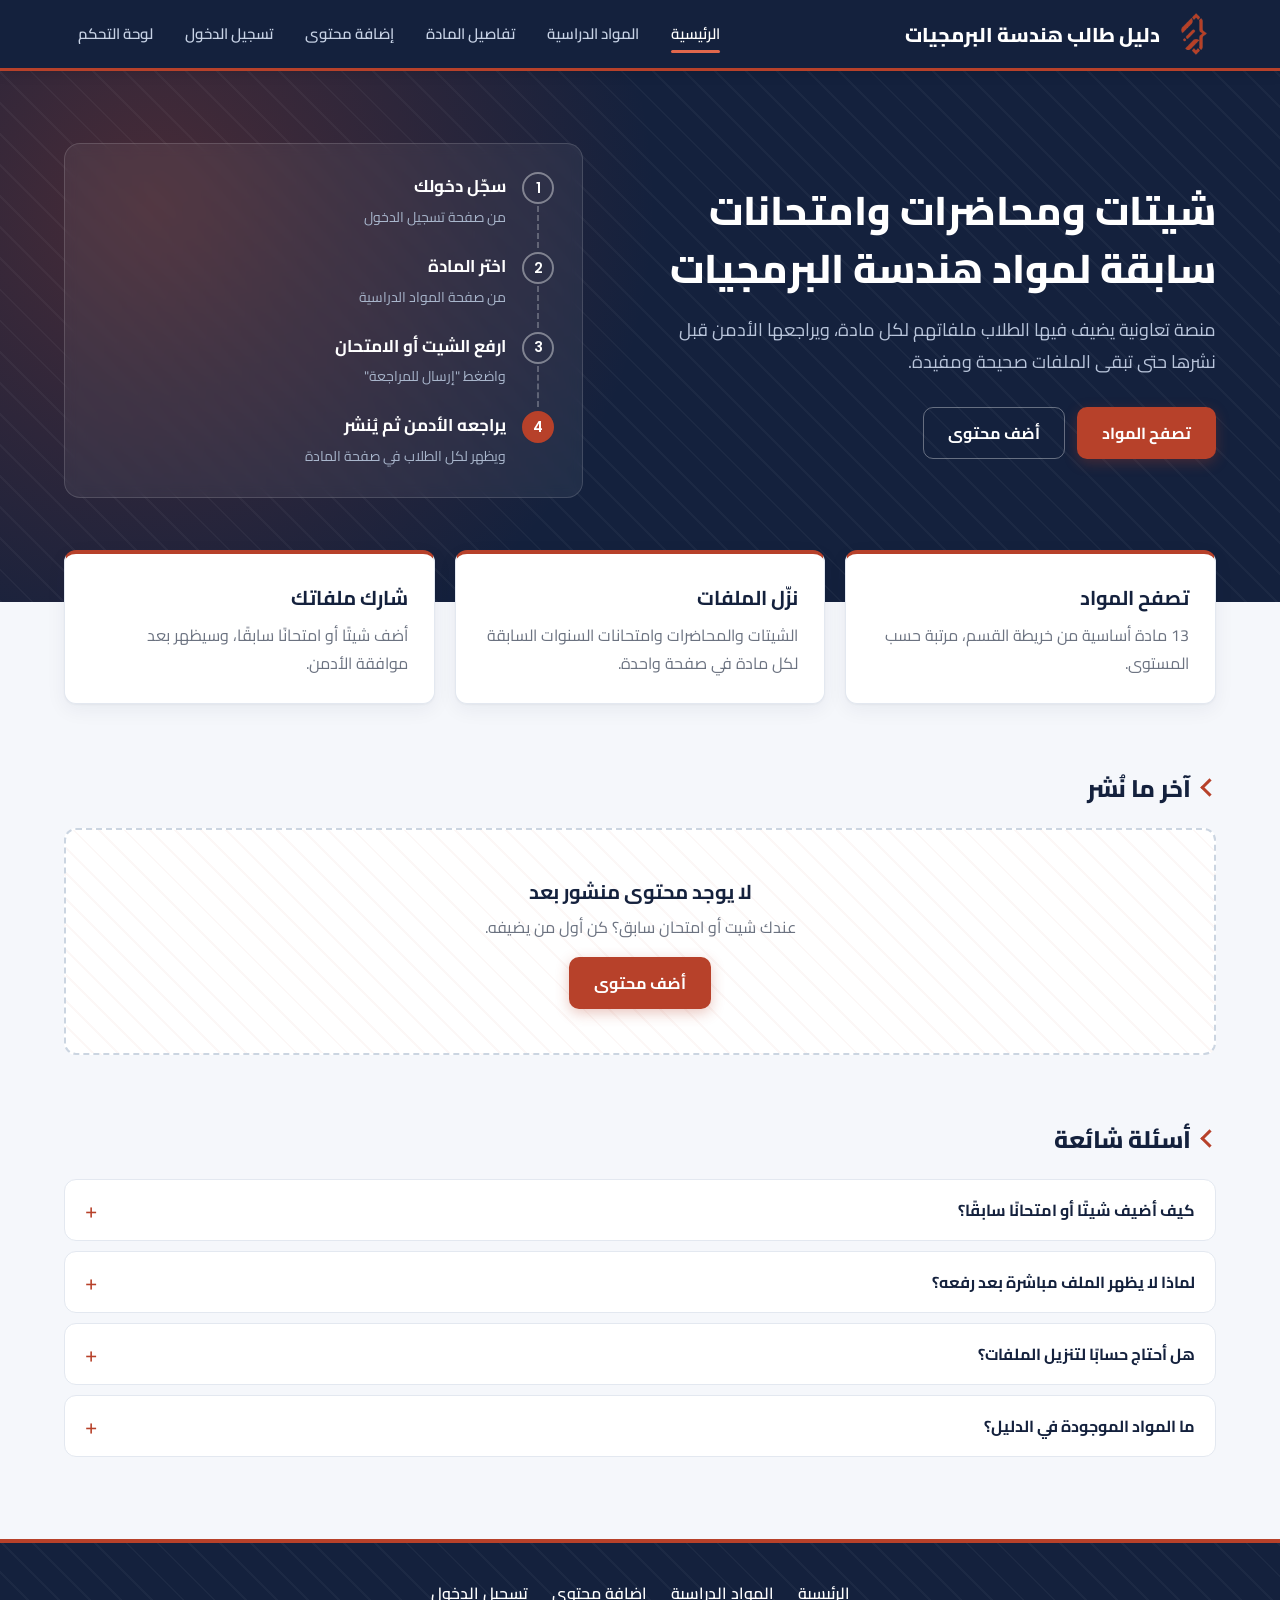
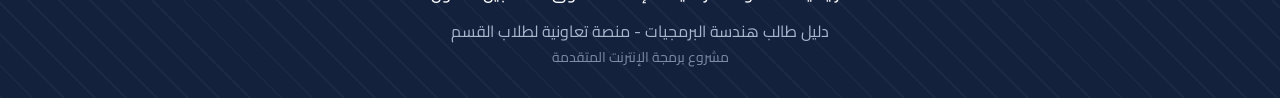
<file: index.html>
<!DOCTYPE html>
<html lang="ar" dir="rtl">
<head>
    <meta charset="UTF-8">
    <meta name="viewport" content="width=device-width, initial-scale=1.0">
    <title>الرئيسية | دليل طالب هندسة البرمجيات</title>
    <link rel="preconnect" href="https://fonts.googleapis.com">
    <link rel="preconnect" href="https://fonts.gstatic.com" crossorigin>
    <link href="https://fonts.googleapis.com/css2?family=Cairo:wght@400;600;700;800&family=Poppins:wght@400;600&display=swap" rel="stylesheet">
    <link rel="stylesheet" href="style.css">
</head>
<body>

    <!-- ===== القائمة العلوية (مشتركة في الصفحات الست) ===== -->
    <nav id="rr">
        <div class="site-title">
            <img src="images/logo.png" alt="شعار الموقع">
            <h2 id="y9">دليل طالب هندسة البرمجيات</h2>
            <img src="images/logo.png" alt="شعار الموقع">
        </div>

        <div class="nav-links">
            <a href="index.html" class="active">الرئيسية</a>
            <a href="courses.html">المواد الدراسية</a>
            <a href="details.html">تفاصيل المادة</a>
            <a href="submit.html">إضافة محتوى</a>
            <a href="account.html">تسجيل الدخول</a>
            <a href="dashboard.html">لوحة التحكم</a>
        </div>
    </nav>

    <main>

        <!-- ===== البانر الترحيبي ===== -->
        <section class="hero">
            <div class="container hero-inner">
                <div class="hero-text">
                    <h2>شيتات ومحاضرات وامتحانات سابقة لمواد هندسة البرمجيات</h2>
                    <p>
                        منصة تعاونية يضيف فيها الطلاب ملفاتهم لكل مادة،
                        ويراجعها الأدمن قبل نشرها حتى تبقى الملفات صحيحة ومفيدة.
                    </p>
                    <div class="hero-buttons">
                        <a href="courses.html" class="btn btn-primary">تصفح المواد</a>
                        <a href="submit.html" class="btn btn-secondary">أضف محتوى</a>
                    </div>
                </div>

                <!-- صورة البانر: رحلة الملف من الطالب إلى النشر -->
                <ol class="flow">
                    <li><span class="num">1</span><strong>سجّل دخولك</strong><small>من صفحة تسجيل الدخول</small></li>
                    <li><span class="num">2</span><strong>اختر المادة</strong><small>من صفحة المواد الدراسية</small></li>
                    <li><span class="num">3</span><strong>ارفع الشيت أو الامتحان</strong><small>واضغط "إرسال للمراجعة"</small></li>
                    <li><span class="num">4</span><strong>يراجعه الأدمن ثم يُنشر</strong><small>ويظهر لكل الطلاب في صفحة المادة</small></li>
                </ol>
            </div>
        </section>

        <!-- ===== ثلاث خدمات ===== -->
        <section class="features container">
            <article class="card feature">
                <h3>تصفح المواد</h3>
                <p>13 مادة أساسية من خريطة القسم، مرتبة حسب المستوى.</p>
            </article>
            <article class="card feature">
                <h3>نزّل الملفات</h3>
                <p>الشيتات والمحاضرات وامتحانات السنوات السابقة لكل مادة في صفحة واحدة.</p>
            </article>
            <article class="card feature">
                <h3>شارك ملفاتك</h3>
                <p>أضف شيتًا أو امتحانًا سابقًا، وسيظهر بعد موافقة الأدمن.</p>
            </article>
        </section>

        <!-- ===== آخر المحتوى المنشور (فارغ حتى يضيف الطلاب) ===== -->
        <section class="home-section container">
            <h2 class="section-title">آخر ما نُشر</h2>
            <div class="empty">
                <strong>لا يوجد محتوى منشور بعد</strong>
                عندك شيت أو امتحان سابق؟ كن أول من يضيفه.
                <br>
                <a href="submit.html" class="btn btn-primary">أضف محتوى</a>
            </div>
        </section>

        <!-- ===== الأسئلة الشائعة ===== -->
        <section class="home-section faq container">
            <h2 class="section-title">أسئلة شائعة</h2>

            <details>
                <summary>كيف أضيف شيتًا أو امتحانًا سابقًا؟</summary>
                <p>سجّل دخولك، ثم افتح صفحة "إضافة محتوى"، واختر المادة ونوع المحتوى، وارفع الملف واضغط "إرسال للمراجعة".</p>
            </details>

            <details>
                <summary>لماذا لا يظهر الملف مباشرة بعد رفعه؟</summary>
                <p>كل ملف يمر على الأدمن أولًا. بعد الموافقة يظهر في صفحة المادة، وإذا رُفض لا يُنشر.</p>
            </details>

            <details>
                <summary>هل أحتاج حسابًا لتنزيل الملفات؟</summary>
                <p>لا، التصفح والتنزيل متاحان للجميع. الحساب مطلوب فقط لإضافة محتوى.</p>
            </details>

            <details>
                <summary>ما المواد الموجودة في الدليل؟</summary>
                <p>المواد الأساسية لقسم هندسة البرمجيات، من مستوى 300 حتى مشروع التخرج.</p>
            </details>
        </section>

    </main>

    <!-- ===== التذييل (مشترك في الصفحات الست) ===== -->
    <footer class="site-footer">
        <p class="footer-links">
            <a href="index.html">الرئيسية</a>
            <a href="courses.html">المواد الدراسية</a>
            <a href="submit.html">إضافة محتوى</a>
            <a href="account.html">تسجيل الدخول</a>
        </p>
        <p>دليل طالب هندسة البرمجيات - منصة تعاونية لطلاب القسم</p>
        <p class="footer-small">مشروع برمجة الإنترنت المتقدمة</p>
    </footer>

</body>
</html>
</file>
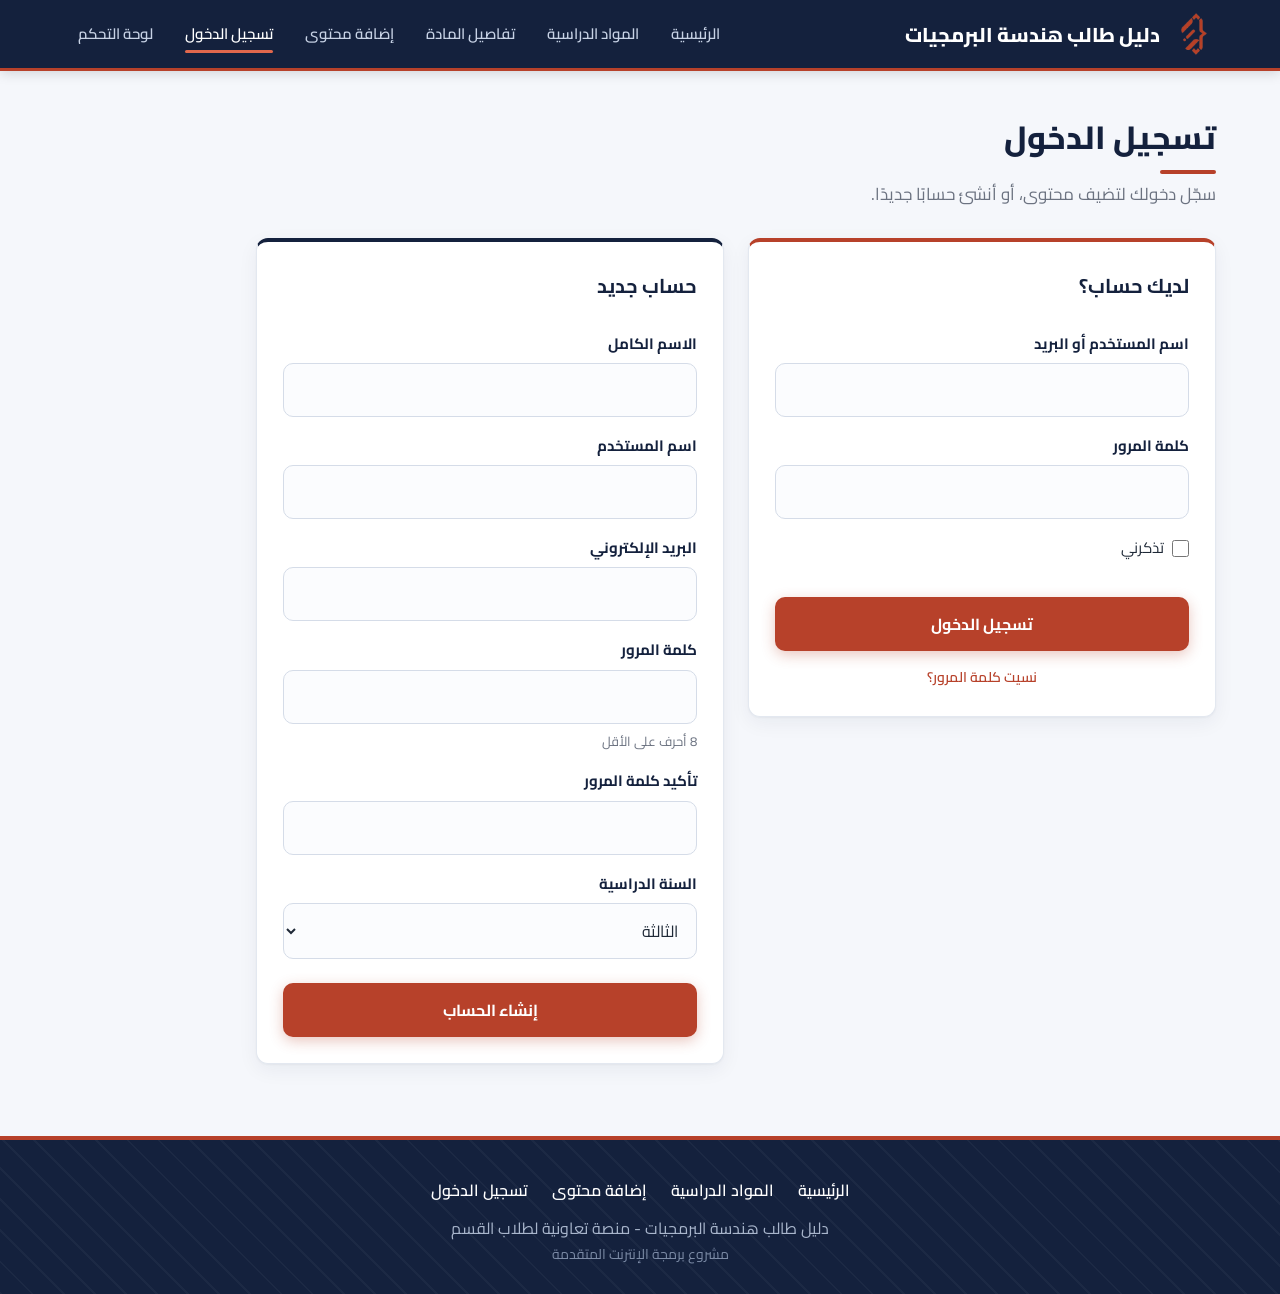
<file: account.html>
<!DOCTYPE html>
<html lang="ar" dir="rtl">
<head>
    <meta charset="UTF-8">
    <meta name="viewport" content="width=device-width, initial-scale=1.0">
    <title>تسجيل الدخول | دليل طالب هندسة البرمجيات</title>
    <link rel="preconnect" href="https://fonts.googleapis.com">
    <link rel="preconnect" href="https://fonts.gstatic.com" crossorigin>
    <link href="https://fonts.googleapis.com/css2?family=Cairo:wght@400;600;700;800&family=Poppins:wght@400;600&display=swap" rel="stylesheet">
    <link rel="stylesheet" href="style.css">
</head>
<body>

    <!-- ===== القائمة العلوية (مشتركة في الصفحات الست) ===== -->
    <nav id="rr">
        <div class="site-title">
            <img src="images/logo.png" alt="شعار الموقع">
            <h2 id="y9">دليل طالب هندسة البرمجيات</h2>
            <img src="images/logo.png" alt="شعار الموقع">
        </div>

        <div class="nav-links">
            <a href="index.html">الرئيسية</a>
            <a href="courses.html">المواد الدراسية</a>
            <a href="details.html">تفاصيل المادة</a>
            <a href="submit.html">إضافة محتوى</a>
            <a href="account.html" class="active">تسجيل الدخول</a>
            <a href="dashboard.html">لوحة التحكم</a>
        </div>
    </nav>

    <main class="container">

        <div class="page-head">
            <h1 class="page-title">تسجيل الدخول</h1>
            <p>سجّل دخولك لتضيف محتوى، أو أنشئ حسابًا جديدًا.</p>
        </div>

        <div class="account-grid">

            <!-- ===== تسجيل الدخول ===== -->
            <section class="card">
                <h2 class="sub-title">لديك حساب؟</h2>
                <br>
                <form action="#" method="post">
                    <div class="field">
                        <label for="login-user">اسم المستخدم أو البريد</label>
                        <input type="text" id="login-user" name="user" required>
                    </div>
                    <div class="field">
                        <label for="login-pass">كلمة المرور</label>
                        <input type="password" id="login-pass" name="password" required>
                    </div>
                    <label class="check">
                        <input type="checkbox" name="remember">
                        تذكرني
                    </label>
                    <br>
                    <button type="submit" class="btn btn-primary">تسجيل الدخول</button>
                    <a href="#" class="small-link">نسيت كلمة المرور؟</a>
                </form>
            </section>

            <!-- ===== إنشاء حساب ===== -->
            <section class="card">
                <h2 class="sub-title">حساب جديد</h2>
                <br>
                <form action="#" method="post">
                    <div class="field">
                        <label for="name">الاسم الكامل</label>
                        <input type="text" id="name" name="name" required>
                    </div>
                    <div class="field">
                        <label for="username">اسم المستخدم</label>
                        <input type="text" id="username" name="username" required>
                    </div>
                    <div class="field">
                        <label for="reg-email">البريد الإلكتروني</label>
                        <input type="email" id="reg-email" name="email" required>
                    </div>
                    <div class="field">
                        <label for="reg-pass">كلمة المرور</label>
                        <input type="password" id="reg-pass" name="password" minlength="8" required>
                        <span class="hint">8 أحرف على الأقل</span>
                    </div>
                    <div class="field">
                        <label for="reg-pass2">تأكيد كلمة المرور</label>
                        <input type="password" id="reg-pass2" name="password_confirm" minlength="8" required>
                    </div>
                    <div class="field">
                        <label for="year-study">السنة الدراسية</label>
                        <select id="year-study" name="year_study">
                            <option>الثالثة</option>
                            <option>الرابعة</option>
                            <option>الخامسة</option>
                        </select>
                    </div>
                    <button type="submit" class="btn btn-primary">إنشاء الحساب</button>
                </form>
            </section>

        </div>

    </main>

    <!-- ===== التذييل (مشترك في الصفحات الست) ===== -->
    <footer class="site-footer">
        <p class="footer-links">
            <a href="index.html">الرئيسية</a>
            <a href="courses.html">المواد الدراسية</a>
            <a href="submit.html">إضافة محتوى</a>
            <a href="account.html">تسجيل الدخول</a>
        </p>
        <p>دليل طالب هندسة البرمجيات - منصة تعاونية لطلاب القسم</p>
        <p class="footer-small">مشروع برمجة الإنترنت المتقدمة</p>
    </footer>

</body>
</html>
</file>
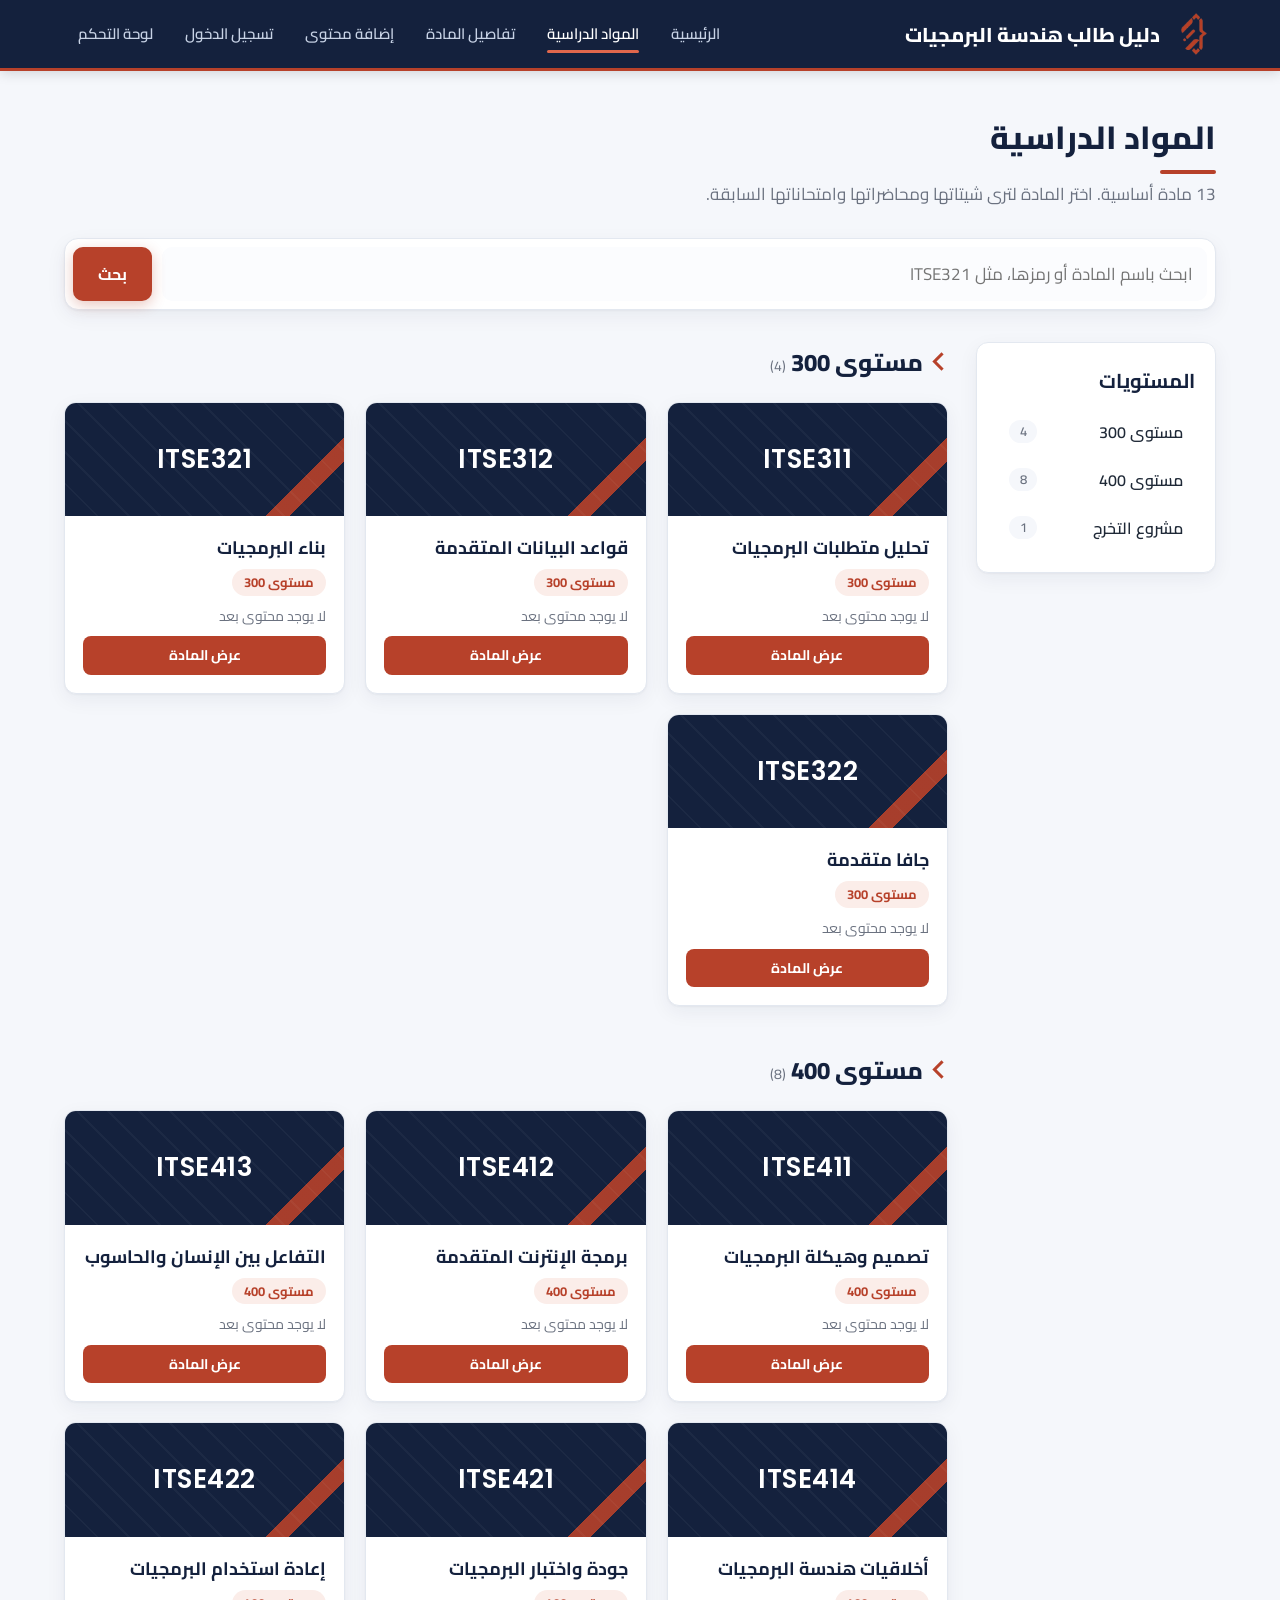
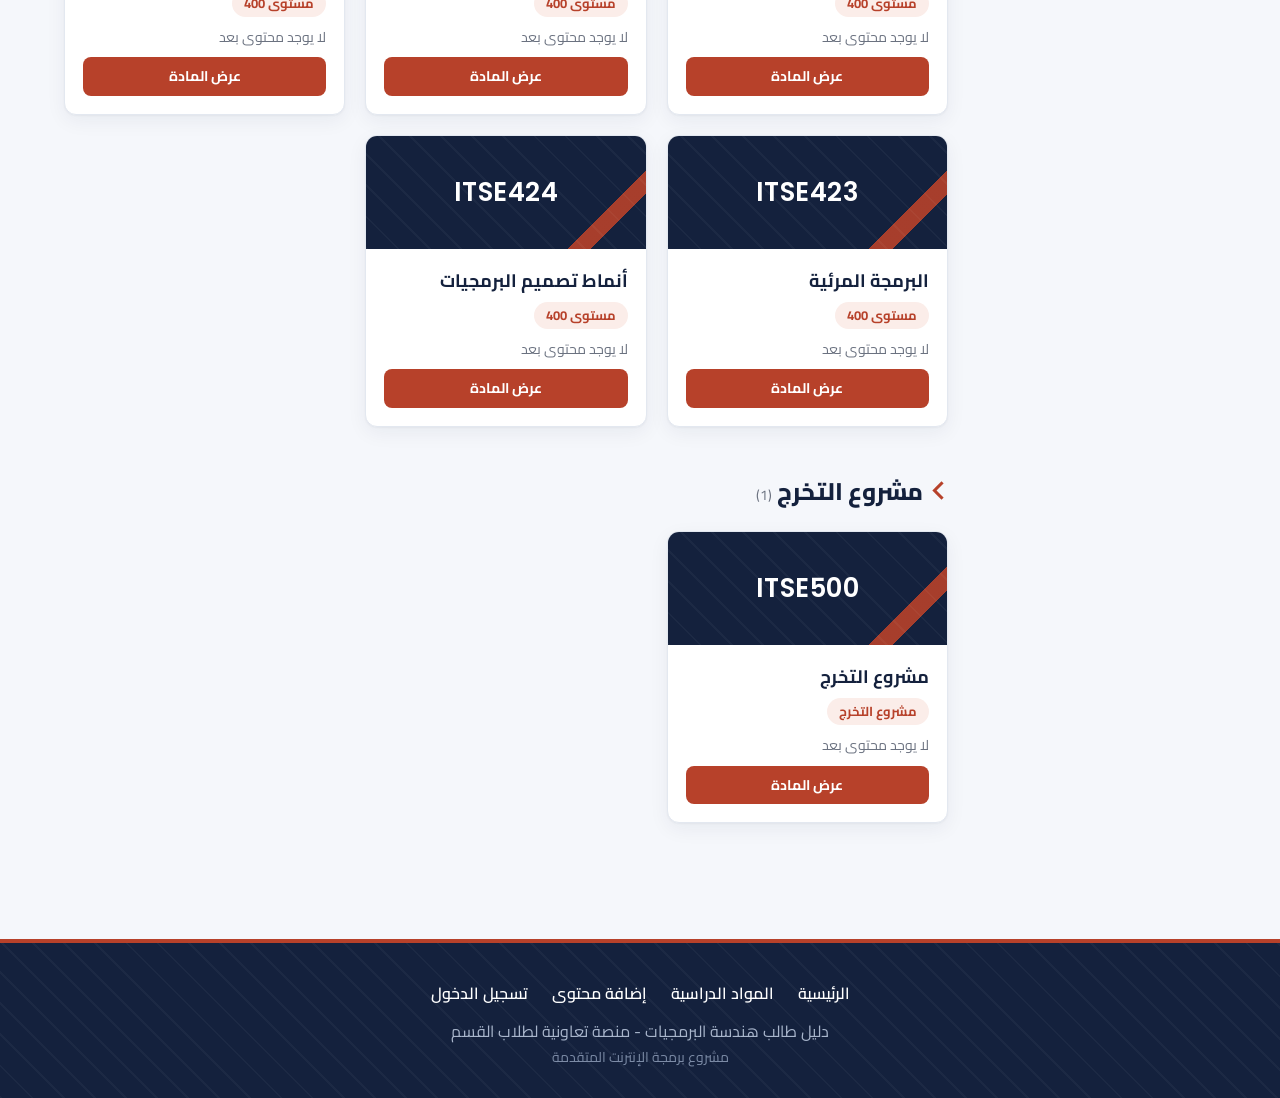
<file: courses.html>
<!DOCTYPE html>
<html lang="ar" dir="rtl">
<head>
    <meta charset="UTF-8">
    <meta name="viewport" content="width=device-width, initial-scale=1.0">
    <title>المواد الدراسية | دليل طالب هندسة البرمجيات</title>
    <link rel="preconnect" href="https://fonts.googleapis.com">
    <link rel="preconnect" href="https://fonts.gstatic.com" crossorigin>
    <link href="https://fonts.googleapis.com/css2?family=Cairo:wght@400;600;700;800&family=Poppins:wght@400;600&display=swap" rel="stylesheet">
    <link rel="stylesheet" href="style.css">
</head>
<body>

    <!-- ===== القائمة العلوية (مشتركة في الصفحات الست) ===== -->
    <nav id="rr">
        <div class="site-title">
            <img src="images/logo.png" alt="شعار الموقع">
            <h2 id="y9">دليل طالب هندسة البرمجيات</h2>
            <img src="images/logo.png" alt="شعار الموقع">
        </div>

        <div class="nav-links">
            <a href="index.html">الرئيسية</a>
            <a href="courses.html" class="active">المواد الدراسية</a>
            <a href="details.html">تفاصيل المادة</a>
            <a href="submit.html">إضافة محتوى</a>
            <a href="account.html">تسجيل الدخول</a>
            <a href="dashboard.html">لوحة التحكم</a>
        </div>
    </nav>

    <main class="container">

        <div class="page-head">
            <h1 class="page-title">المواد الدراسية</h1>
            <p>13 مادة أساسية. اختر المادة لترى شيتاتها ومحاضراتها وامتحاناتها السابقة.</p>
        </div>

        <!-- صندوق البحث: الشكل جاهز، والبحث الفعلي يُضاف لاحقًا -->
        <form class="search-box" action="courses.html" method="get">
            <input type="search" name="q" placeholder="ابحث باسم المادة أو رمزها، مثل ITSE321">
            <button type="submit" class="btn btn-primary">بحث</button>
        </form>

        <div class="listing">

            <!-- التصنيفات: روابط داخل الصفحة تعمل بدون جافا سكربت -->
            <aside class="card categories">
                <h3>المستويات</h3>
                <ul>
                    <li><a href="#level-300">مستوى 300 <span>4</span></a></li>
                    <li><a href="#level-400">مستوى 400 <span>8</span></a></li>
                    <li><a href="#level-500">مشروع التخرج <span>1</span></a></li>
                </ul>
            </aside>

            <div class="subjects">

                <!-- ===== مستوى 300 ===== -->
                <section class="level-group" id="level-300">
                    <h2 class="section-title">مستوى 300 <span class="counts">(4)</span></h2>
                    <div class="cards-grid">

                        <article class="card course-card">
                            <div class="course-cover en">ITSE311</div>
                            <div class="course-body">
                                <h4>تحليل متطلبات البرمجيات</h4>
                                <span class="tag">مستوى 300</span>
                                <p class="counts">لا يوجد محتوى بعد</p>
                                <a href="details.html" class="btn btn-primary btn-sm">عرض المادة</a>
                            </div>
                        </article>

                        <article class="card course-card">
                            <div class="course-cover en">ITSE312</div>
                            <div class="course-body">
                                <h4>قواعد البيانات المتقدمة</h4>
                                <span class="tag">مستوى 300</span>
                                <p class="counts">لا يوجد محتوى بعد</p>
                                <a href="details.html" class="btn btn-primary btn-sm">عرض المادة</a>
                            </div>
                        </article>

                        <article class="card course-card">
                            <div class="course-cover en">ITSE321</div>
                            <div class="course-body">
                                <h4>بناء البرمجيات</h4>
                                <span class="tag">مستوى 300</span>
                                <p class="counts">لا يوجد محتوى بعد</p>
                                <a href="details.html" class="btn btn-primary btn-sm">عرض المادة</a>
                            </div>
                        </article>

                        <article class="card course-card">
                            <div class="course-cover en">ITSE322</div>
                            <div class="course-body">
                                <h4>جافا متقدمة</h4>
                                <span class="tag">مستوى 300</span>
                                <p class="counts">لا يوجد محتوى بعد</p>
                                <a href="details.html" class="btn btn-primary btn-sm">عرض المادة</a>
                            </div>
                        </article>

                    </div>
                </section>

                <!-- ===== مستوى 400 ===== -->
                <section class="level-group" id="level-400">
                    <h2 class="section-title">مستوى 400 <span class="counts">(8)</span></h2>
                    <div class="cards-grid">

                        <article class="card course-card">
                            <div class="course-cover en">ITSE411</div>
                            <div class="course-body">
                                <h4>تصميم وهيكلة البرمجيات</h4>
                                <span class="tag">مستوى 400</span>
                                <p class="counts">لا يوجد محتوى بعد</p>
                                <a href="details.html" class="btn btn-primary btn-sm">عرض المادة</a>
                            </div>
                        </article>

                        <article class="card course-card">
                            <div class="course-cover en">ITSE412</div>
                            <div class="course-body">
                                <h4>برمجة الإنترنت المتقدمة</h4>
                                <span class="tag">مستوى 400</span>
                                <p class="counts">لا يوجد محتوى بعد</p>
                                <a href="details.html" class="btn btn-primary btn-sm">عرض المادة</a>
                            </div>
                        </article>

                        <article class="card course-card">
                            <div class="course-cover en">ITSE413</div>
                            <div class="course-body">
                                <h4>التفاعل بين الإنسان والحاسوب</h4>
                                <span class="tag">مستوى 400</span>
                                <p class="counts">لا يوجد محتوى بعد</p>
                                <a href="details.html" class="btn btn-primary btn-sm">عرض المادة</a>
                            </div>
                        </article>

                        <article class="card course-card">
                            <div class="course-cover en">ITSE414</div>
                            <div class="course-body">
                                <h4>أخلاقيات هندسة البرمجيات</h4>
                                <span class="tag">مستوى 400</span>
                                <p class="counts">لا يوجد محتوى بعد</p>
                                <a href="details.html" class="btn btn-primary btn-sm">عرض المادة</a>
                            </div>
                        </article>

                        <article class="card course-card">
                            <div class="course-cover en">ITSE421</div>
                            <div class="course-body">
                                <h4>جودة واختبار البرمجيات</h4>
                                <span class="tag">مستوى 400</span>
                                <p class="counts">لا يوجد محتوى بعد</p>
                                <a href="details.html" class="btn btn-primary btn-sm">عرض المادة</a>
                            </div>
                        </article>

                        <article class="card course-card">
                            <div class="course-cover en">ITSE422</div>
                            <div class="course-body">
                                <h4>إعادة استخدام البرمجيات</h4>
                                <span class="tag">مستوى 400</span>
                                <p class="counts">لا يوجد محتوى بعد</p>
                                <a href="details.html" class="btn btn-primary btn-sm">عرض المادة</a>
                            </div>
                        </article>

                        <article class="card course-card">
                            <div class="course-cover en">ITSE423</div>
                            <div class="course-body">
                                <h4>البرمجة المرئية</h4>
                                <span class="tag">مستوى 400</span>
                                <p class="counts">لا يوجد محتوى بعد</p>
                                <a href="details.html" class="btn btn-primary btn-sm">عرض المادة</a>
                            </div>
                        </article>

                        <article class="card course-card">
                            <div class="course-cover en">ITSE424</div>
                            <div class="course-body">
                                <h4>أنماط تصميم البرمجيات</h4>
                                <span class="tag">مستوى 400</span>
                                <p class="counts">لا يوجد محتوى بعد</p>
                                <a href="details.html" class="btn btn-primary btn-sm">عرض المادة</a>
                            </div>
                        </article>

                    </div>
                </section>

                <!-- ===== مشروع التخرج ===== -->
                <section class="level-group" id="level-500">
                    <h2 class="section-title">مشروع التخرج <span class="counts">(1)</span></h2>
                    <div class="cards-grid">

                        <article class="card course-card">
                            <div class="course-cover en">ITSE500</div>
                            <div class="course-body">
                                <h4>مشروع التخرج</h4>
                                <span class="tag">مشروع التخرج</span>
                                <p class="counts">لا يوجد محتوى بعد</p>
                                <a href="details.html" class="btn btn-primary btn-sm">عرض المادة</a>
                            </div>
                        </article>

                    </div>
                </section>

            </div>

        </div>

    </main>

    <!-- ===== التذييل (مشترك في الصفحات الست) ===== -->
    <footer class="site-footer">
        <p class="footer-links">
            <a href="index.html">الرئيسية</a>
            <a href="courses.html">المواد الدراسية</a>
            <a href="submit.html">إضافة محتوى</a>
            <a href="account.html">تسجيل الدخول</a>
        </p>
        <p>دليل طالب هندسة البرمجيات - منصة تعاونية لطلاب القسم</p>
        <p class="footer-small">مشروع برمجة الإنترنت المتقدمة</p>
    </footer>

</body>
</html>
</file>
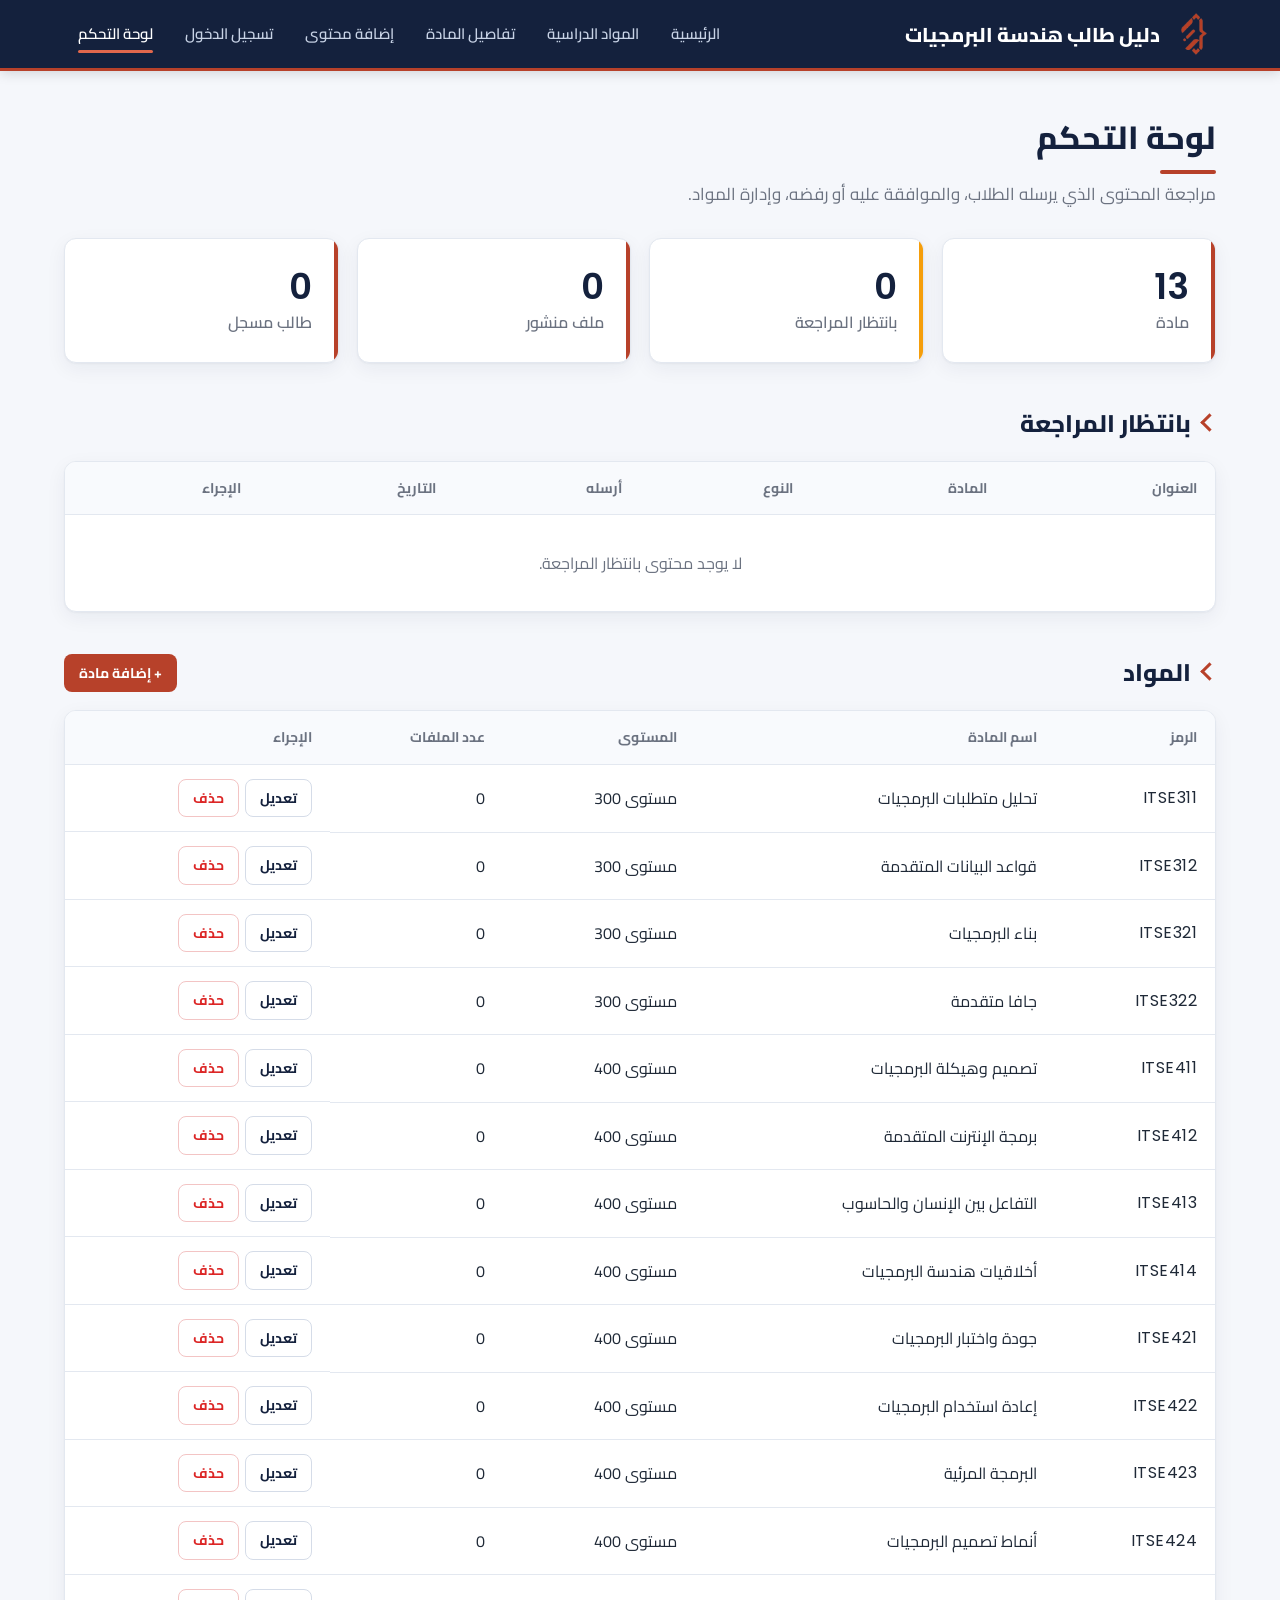
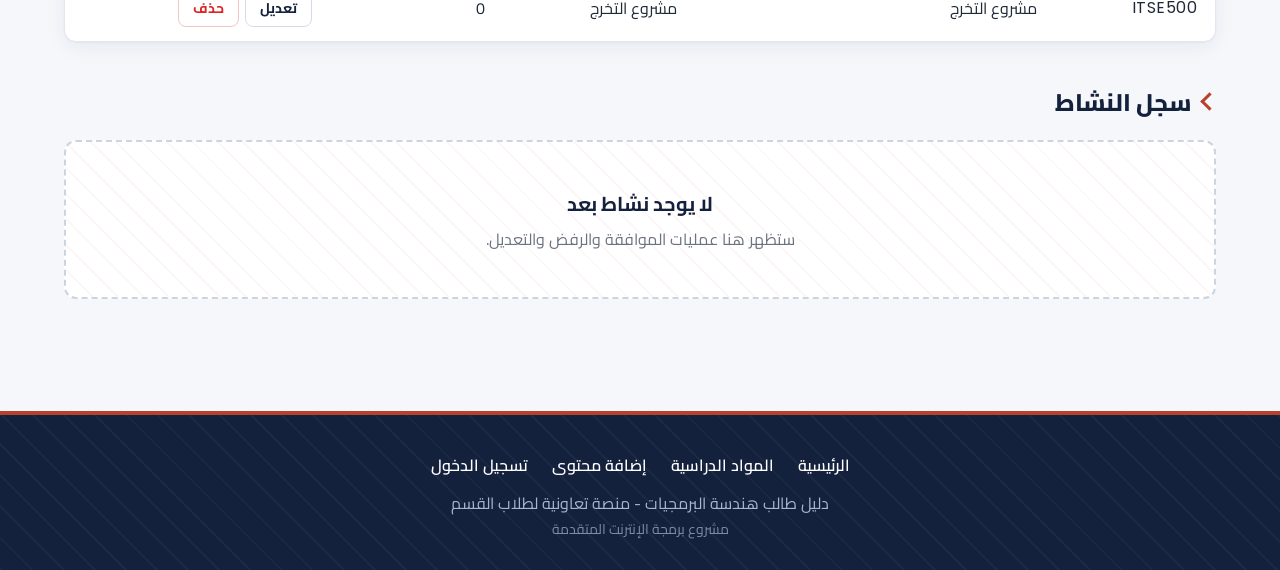
<file: dashboard.html>
<!DOCTYPE html>
<html lang="ar" dir="rtl">
<head>
    <meta charset="UTF-8">
    <meta name="viewport" content="width=device-width, initial-scale=1.0">
    <title>لوحة التحكم | دليل طالب هندسة البرمجيات</title>
    <link rel="preconnect" href="https://fonts.googleapis.com">
    <link rel="preconnect" href="https://fonts.gstatic.com" crossorigin>
    <link href="https://fonts.googleapis.com/css2?family=Cairo:wght@400;600;700;800&family=Poppins:wght@400;600&display=swap" rel="stylesheet">
    <link rel="stylesheet" href="style.css">
</head>
<body>

    <!-- ===== القائمة العلوية (مشتركة في الصفحات الست) ===== -->
    <nav id="rr">
        <div class="site-title">
            <img src="images/logo.png" alt="شعار الموقع">
            <h2 id="y9">دليل طالب هندسة البرمجيات</h2>
            <img src="images/logo.png" alt="شعار الموقع">
        </div>

        <div class="nav-links">
            <a href="index.html">الرئيسية</a>
            <a href="courses.html">المواد الدراسية</a>
            <a href="details.html">تفاصيل المادة</a>
            <a href="submit.html">إضافة محتوى</a>
            <a href="account.html">تسجيل الدخول</a>
            <a href="dashboard.html" class="active">لوحة التحكم</a>
        </div>
    </nav>

    <main class="container">

        <div class="page-head">
            <h1 class="page-title">لوحة التحكم</h1>
            <p>مراجعة المحتوى الذي يرسله الطلاب، والموافقة عليه أو رفضه، وإدارة المواد.</p>
        </div>

        <!-- ===== الإحصائيات ===== -->
        <section class="stats">
            <div class="card stat"><strong>13</strong><span>مادة</span></div>
            <div class="card stat pending"><strong>0</strong><span>بانتظار المراجعة</span></div>
            <div class="card stat"><strong>0</strong><span>ملف منشور</span></div>
            <div class="card stat"><strong>0</strong><span>طالب مسجل</span></div>
        </section>

        <!-- ===== المحتوى بانتظار المراجعة ===== -->
        <section class="dash-section">
            <div class="dash-head">
                <h2 class="section-title">بانتظار المراجعة</h2>
            </div>
            <div class="table-wrap">
                <table>
                    <thead>
                        <tr>
                            <th>العنوان</th>
                            <th>المادة</th>
                            <th>النوع</th>
                            <th>أرسله</th>
                            <th>التاريخ</th>
                            <th>الإجراء</th>
                        </tr>
                    </thead>
                    <tbody>
                        <!-- كل ملف يرسله طالب يظهر هنا، ومعه زرا "موافقة" و"رفض" -->
                        <tr>
                            <td colspan="6" class="empty-row">لا يوجد محتوى بانتظار المراجعة.</td>
                        </tr>
                    </tbody>
                </table>
            </div>
        </section>

        <!-- ===== إدارة المواد ===== -->
        <section class="dash-section">
            <div class="dash-head">
                <h2 class="section-title">المواد</h2>
                <a href="#" class="btn btn-primary btn-sm">+ إضافة مادة</a>
            </div>
            <div class="table-wrap">
                <table>
                    <thead>
                        <tr>
                            <th>الرمز</th>
                            <th>اسم المادة</th>
                            <th>المستوى</th>
                            <th>عدد الملفات</th>
                            <th>الإجراء</th>
                        </tr>
                    </thead>
                    <tbody>
                        <tr>
                            <td class="en">ITSE311</td>
                            <td>تحليل متطلبات البرمجيات</td>
                            <td>مستوى 300</td>
                            <td>0</td>
                            <td class="row-actions">
                                <a href="#" class="btn btn-secondary btn-sm">تعديل</a>
                                <a href="#" class="btn btn-danger btn-sm">حذف</a>
                            </td>
                        </tr>
                        <tr>
                            <td class="en">ITSE312</td>
                            <td>قواعد البيانات المتقدمة</td>
                            <td>مستوى 300</td>
                            <td>0</td>
                            <td class="row-actions">
                                <a href="#" class="btn btn-secondary btn-sm">تعديل</a>
                                <a href="#" class="btn btn-danger btn-sm">حذف</a>
                            </td>
                        </tr>
                        <tr>
                            <td class="en">ITSE321</td>
                            <td>بناء البرمجيات</td>
                            <td>مستوى 300</td>
                            <td>0</td>
                            <td class="row-actions">
                                <a href="#" class="btn btn-secondary btn-sm">تعديل</a>
                                <a href="#" class="btn btn-danger btn-sm">حذف</a>
                            </td>
                        </tr>
                        <tr>
                            <td class="en">ITSE322</td>
                            <td>جافا متقدمة</td>
                            <td>مستوى 300</td>
                            <td>0</td>
                            <td class="row-actions">
                                <a href="#" class="btn btn-secondary btn-sm">تعديل</a>
                                <a href="#" class="btn btn-danger btn-sm">حذف</a>
                            </td>
                        </tr>
                        <tr>
                            <td class="en">ITSE411</td>
                            <td>تصميم وهيكلة البرمجيات</td>
                            <td>مستوى 400</td>
                            <td>0</td>
                            <td class="row-actions">
                                <a href="#" class="btn btn-secondary btn-sm">تعديل</a>
                                <a href="#" class="btn btn-danger btn-sm">حذف</a>
                            </td>
                        </tr>
                        <tr>
                            <td class="en">ITSE412</td>
                            <td>برمجة الإنترنت المتقدمة</td>
                            <td>مستوى 400</td>
                            <td>0</td>
                            <td class="row-actions">
                                <a href="#" class="btn btn-secondary btn-sm">تعديل</a>
                                <a href="#" class="btn btn-danger btn-sm">حذف</a>
                            </td>
                        </tr>
                        <tr>
                            <td class="en">ITSE413</td>
                            <td>التفاعل بين الإنسان والحاسوب</td>
                            <td>مستوى 400</td>
                            <td>0</td>
                            <td class="row-actions">
                                <a href="#" class="btn btn-secondary btn-sm">تعديل</a>
                                <a href="#" class="btn btn-danger btn-sm">حذف</a>
                            </td>
                        </tr>
                        <tr>
                            <td class="en">ITSE414</td>
                            <td>أخلاقيات هندسة البرمجيات</td>
                            <td>مستوى 400</td>
                            <td>0</td>
                            <td class="row-actions">
                                <a href="#" class="btn btn-secondary btn-sm">تعديل</a>
                                <a href="#" class="btn btn-danger btn-sm">حذف</a>
                            </td>
                        </tr>
                        <tr>
                            <td class="en">ITSE421</td>
                            <td>جودة واختبار البرمجيات</td>
                            <td>مستوى 400</td>
                            <td>0</td>
                            <td class="row-actions">
                                <a href="#" class="btn btn-secondary btn-sm">تعديل</a>
                                <a href="#" class="btn btn-danger btn-sm">حذف</a>
                            </td>
                        </tr>
                        <tr>
                            <td class="en">ITSE422</td>
                            <td>إعادة استخدام البرمجيات</td>
                            <td>مستوى 400</td>
                            <td>0</td>
                            <td class="row-actions">
                                <a href="#" class="btn btn-secondary btn-sm">تعديل</a>
                                <a href="#" class="btn btn-danger btn-sm">حذف</a>
                            </td>
                        </tr>
                        <tr>
                            <td class="en">ITSE423</td>
                            <td>البرمجة المرئية</td>
                            <td>مستوى 400</td>
                            <td>0</td>
                            <td class="row-actions">
                                <a href="#" class="btn btn-secondary btn-sm">تعديل</a>
                                <a href="#" class="btn btn-danger btn-sm">حذف</a>
                            </td>
                        </tr>
                        <tr>
                            <td class="en">ITSE424</td>
                            <td>أنماط تصميم البرمجيات</td>
                            <td>مستوى 400</td>
                            <td>0</td>
                            <td class="row-actions">
                                <a href="#" class="btn btn-secondary btn-sm">تعديل</a>
                                <a href="#" class="btn btn-danger btn-sm">حذف</a>
                            </td>
                        </tr>
                        <tr>
                            <td class="en">ITSE500</td>
                            <td>مشروع التخرج</td>
                            <td>مشروع التخرج</td>
                            <td>0</td>
                            <td class="row-actions">
                                <a href="#" class="btn btn-secondary btn-sm">تعديل</a>
                                <a href="#" class="btn btn-danger btn-sm">حذف</a>
                            </td>
                        </tr>
                    </tbody>
                </table>
            </div>
        </section>

        <!-- ===== سجل النشاط ===== -->
        <section class="dash-section">
            <div class="dash-head">
                <h2 class="section-title">سجل النشاط</h2>
            </div>
            <div class="empty">
                <strong>لا يوجد نشاط بعد</strong>
                ستظهر هنا عمليات الموافقة والرفض والتعديل.
            </div>
        </section>

    </main>

    <!-- ===== التذييل (مشترك في الصفحات الست) ===== -->
    <footer class="site-footer">
        <p class="footer-links">
            <a href="index.html">الرئيسية</a>
            <a href="courses.html">المواد الدراسية</a>
            <a href="submit.html">إضافة محتوى</a>
            <a href="account.html">تسجيل الدخول</a>
        </p>
        <p>دليل طالب هندسة البرمجيات - منصة تعاونية لطلاب القسم</p>
        <p class="footer-small">مشروع برمجة الإنترنت المتقدمة</p>
    </footer>

</body>
</html>
</file>
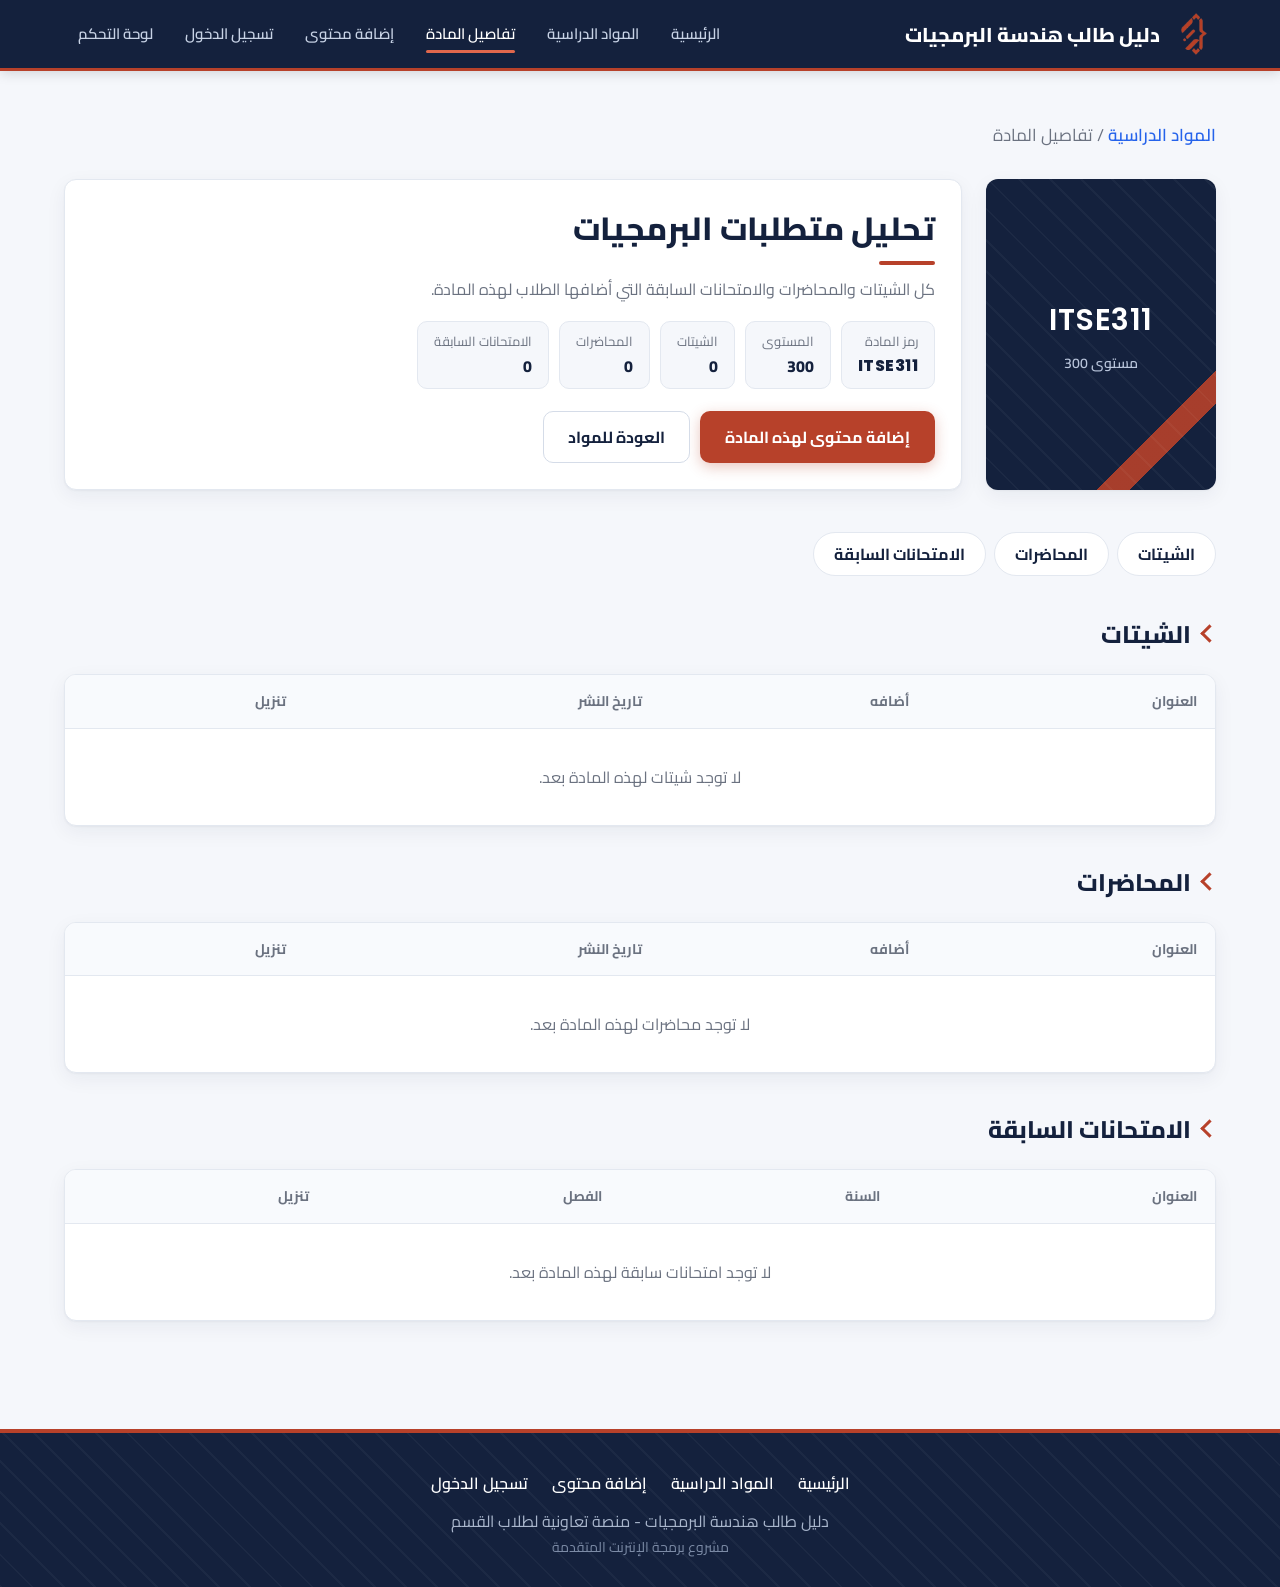
<file: details.html>
<!DOCTYPE html>
<html lang="ar" dir="rtl">
<head>
    <meta charset="UTF-8">
    <meta name="viewport" content="width=device-width, initial-scale=1.0">
    <title>تفاصيل المادة | دليل طالب هندسة البرمجيات</title>
    <link rel="preconnect" href="https://fonts.googleapis.com">
    <link rel="preconnect" href="https://fonts.gstatic.com" crossorigin>
    <link href="https://fonts.googleapis.com/css2?family=Cairo:wght@400;600;700;800&family=Poppins:wght@400;600&display=swap" rel="stylesheet">
    <link rel="stylesheet" href="style.css">
</head>
<body>

    <!-- ===== القائمة العلوية (مشتركة في الصفحات الست) ===== -->
    <nav id="rr">
        <div class="site-title">
            <img src="images/logo.png" alt="شعار الموقع">
            <h2 id="y9">دليل طالب هندسة البرمجيات</h2>
            <img src="images/logo.png" alt="شعار الموقع">
        </div>

        <div class="nav-links">
            <a href="index.html">الرئيسية</a>
            <a href="courses.html">المواد الدراسية</a>
            <a href="details.html" class="active">تفاصيل المادة</a>
            <a href="submit.html">إضافة محتوى</a>
            <a href="account.html">تسجيل الدخول</a>
            <a href="dashboard.html">لوحة التحكم</a>
        </div>
    </nav>

    <main class="container">

        <div class="page-head">
            <p class="breadcrumb"><a href="courses.html">المواد الدراسية</a> / تفاصيل المادة</p>
        </div>

        <!-- ===== بطاقة المادة ===== -->
        <section class="course-header">
            <div class="course-badge en">
                ITSE311
                <small>مستوى 300</small>
            </div>

            <div class="card course-info">
                <h1 class="page-title">تحليل متطلبات البرمجيات</h1>
                <p>كل الشيتات والمحاضرات والامتحانات السابقة التي أضافها الطلاب لهذه المادة.</p>

                <dl class="info-list">
                    <div><dt>رمز المادة</dt><dd class="en">ITSE311</dd></div>
                    <div><dt>المستوى</dt><dd>300</dd></div>
                    <div><dt>الشيتات</dt><dd>0</dd></div>
                    <div><dt>المحاضرات</dt><dd>0</dd></div>
                    <div><dt>الامتحانات السابقة</dt><dd>0</dd></div>
                </dl>

                <div class="actions">
                    <a href="submit.html" class="btn btn-primary">إضافة محتوى لهذه المادة</a>
                    <a href="courses.html" class="btn btn-secondary">العودة للمواد</a>
                </div>
            </div>
        </section>

        <!-- روابط سريعة داخل الصفحة -->
        <nav class="jump-links" aria-label="أقسام المادة">
            <a href="#sheets">الشيتات</a>
            <a href="#lectures">المحاضرات</a>
            <a href="#exams">الامتحانات السابقة</a>
        </nav>

        <!-- ===== الشيتات ===== -->
        <section class="content-section" id="sheets">
            <h2 class="section-title">الشيتات</h2>
            <div class="table-wrap">
                <table>
                    <thead>
                        <tr><th>العنوان</th><th>أضافه</th><th>تاريخ النشر</th><th>تنزيل</th></tr>
                    </thead>
                    <tbody>
                        <!-- يضاف هنا ما يرفعه الطلاب بعد موافقة الأدمن -->
                        <tr>
                            <td colspan="4" class="empty-row">لا توجد شيتات لهذه المادة بعد.</td>
                        </tr>
                    </tbody>
                </table>
            </div>
        </section>

        <!-- ===== المحاضرات ===== -->
        <section class="content-section" id="lectures">
            <h2 class="section-title">المحاضرات</h2>
            <div class="table-wrap">
                <table>
                    <thead>
                        <tr><th>العنوان</th><th>أضافه</th><th>تاريخ النشر</th><th>تنزيل</th></tr>
                    </thead>
                    <tbody>
                        <!-- يضاف هنا ما يرفعه الطلاب بعد موافقة الأدمن -->
                        <tr>
                            <td colspan="4" class="empty-row">لا توجد محاضرات لهذه المادة بعد.</td>
                        </tr>
                    </tbody>
                </table>
            </div>
        </section>

        <!-- ===== الامتحانات السابقة ===== -->
        <section class="content-section" id="exams">
            <h2 class="section-title">الامتحانات السابقة</h2>
            <div class="table-wrap">
                <table>
                    <thead>
                        <tr><th>العنوان</th><th>السنة</th><th>الفصل</th><th>تنزيل</th></tr>
                    </thead>
                    <tbody>
                        <!-- يضاف هنا ما يرفعه الطلاب بعد موافقة الأدمن -->
                        <tr>
                            <td colspan="4" class="empty-row">لا توجد امتحانات سابقة لهذه المادة بعد.</td>
                        </tr>
                    </tbody>
                </table>
            </div>
        </section>

    </main>

    <!-- ===== التذييل (مشترك في الصفحات الست) ===== -->
    <footer class="site-footer">
        <p class="footer-links">
            <a href="index.html">الرئيسية</a>
            <a href="courses.html">المواد الدراسية</a>
            <a href="submit.html">إضافة محتوى</a>
            <a href="account.html">تسجيل الدخول</a>
        </p>
        <p>دليل طالب هندسة البرمجيات - منصة تعاونية لطلاب القسم</p>
        <p class="footer-small">مشروع برمجة الإنترنت المتقدمة</p>
    </footer>

</body>
</html>
</file>
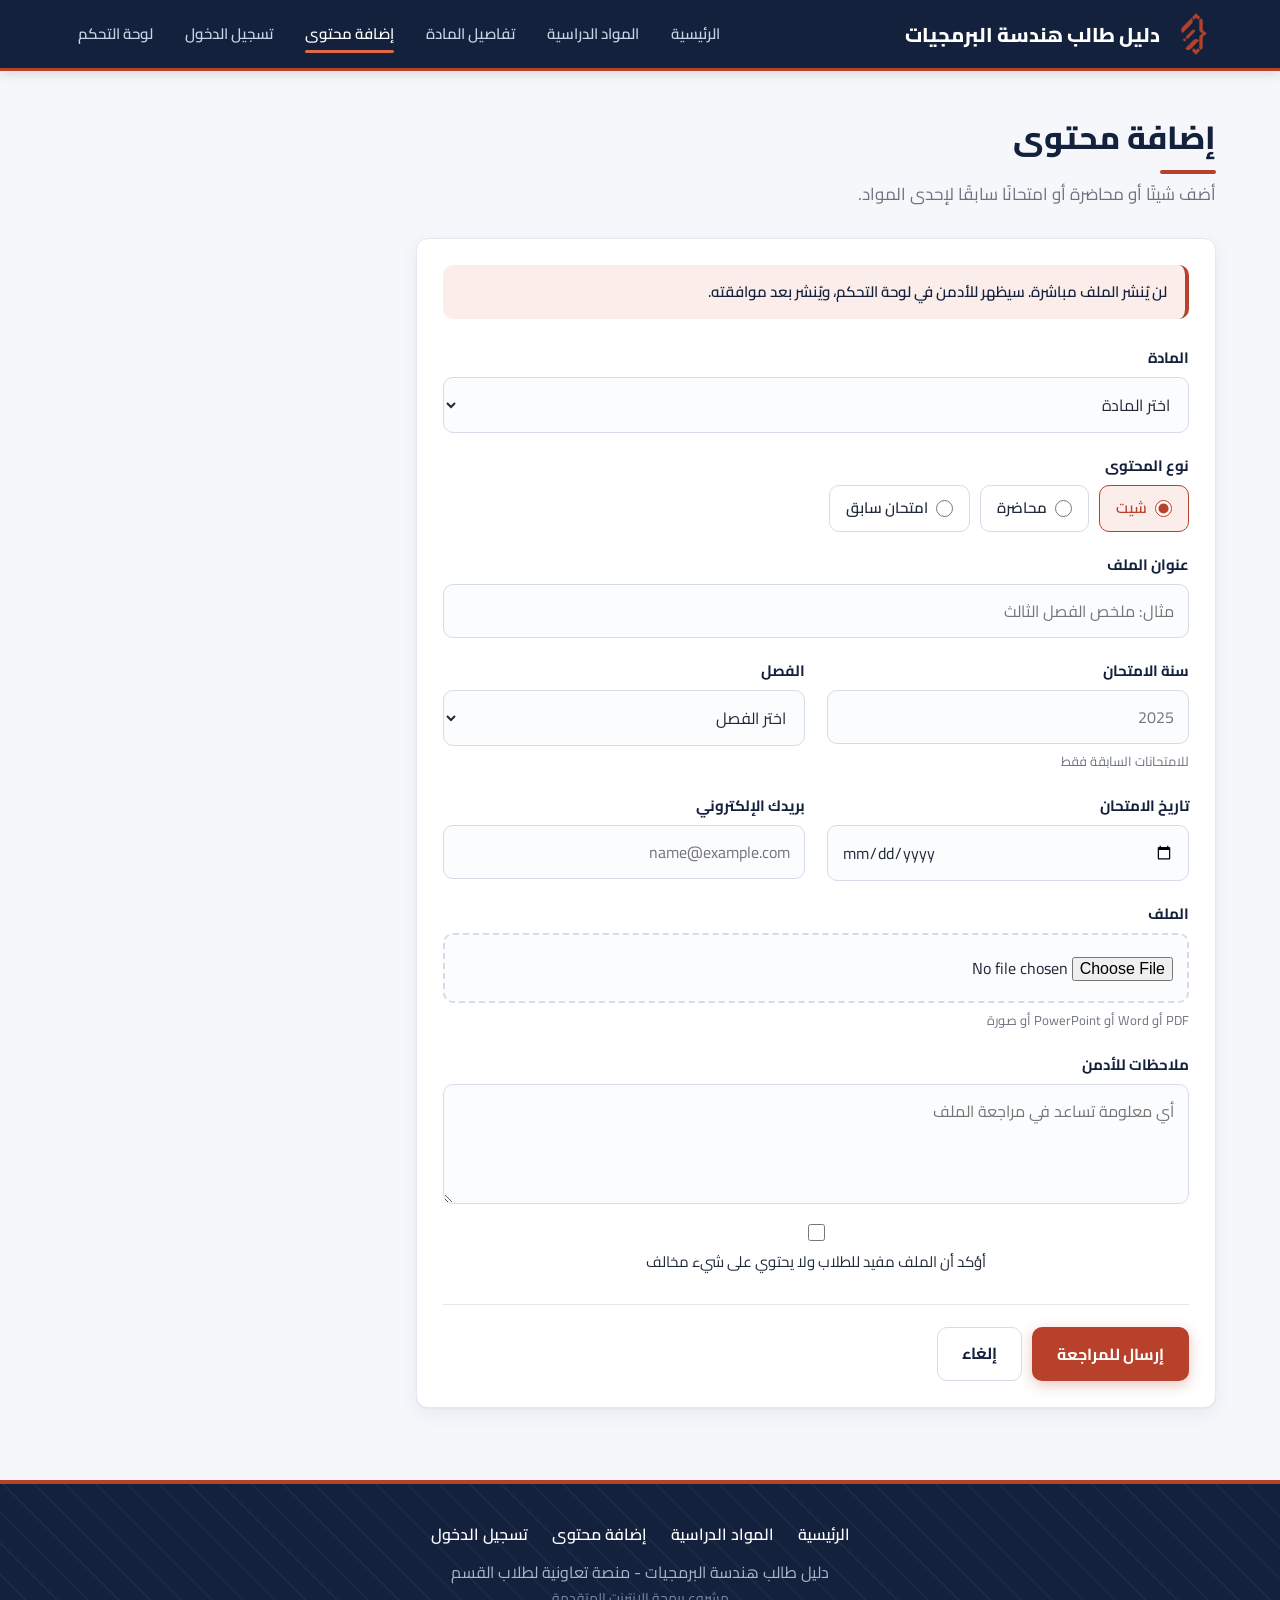
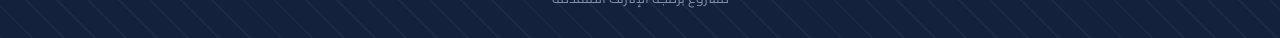
<file: submit.html>
<!DOCTYPE html>
<html lang="ar" dir="rtl">
<head>
    <meta charset="UTF-8">
    <meta name="viewport" content="width=device-width, initial-scale=1.0">
    <title>إضافة محتوى | دليل طالب هندسة البرمجيات</title>
    <link rel="preconnect" href="https://fonts.googleapis.com">
    <link rel="preconnect" href="https://fonts.gstatic.com" crossorigin>
    <link href="https://fonts.googleapis.com/css2?family=Cairo:wght@400;600;700;800&family=Poppins:wght@400;600&display=swap" rel="stylesheet">
    <link rel="stylesheet" href="style.css">
</head>
<body>

    <!-- ===== القائمة العلوية (مشتركة في الصفحات الست) ===== -->
    <nav id="rr">
        <div class="site-title">
            <img src="images/logo.png" alt="شعار الموقع">
            <h2 id="y9">دليل طالب هندسة البرمجيات</h2>
            <img src="images/logo.png" alt="شعار الموقع">
        </div>

        <div class="nav-links">
            <a href="index.html">الرئيسية</a>
            <a href="courses.html">المواد الدراسية</a>
            <a href="details.html">تفاصيل المادة</a>
            <a href="submit.html" class="active">إضافة محتوى</a>
            <a href="account.html">تسجيل الدخول</a>
            <a href="dashboard.html">لوحة التحكم</a>
        </div>
    </nav>

    <main class="container">

        <div class="page-head">
            <h1 class="page-title">إضافة محتوى</h1>
            <p>أضف شيتًا أو محاضرة أو امتحانًا سابقًا لإحدى المواد.</p>
        </div>

        <section class="card form-card">

            <p class="notice">لن يُنشر الملف مباشرة. سيظهر للأدمن في لوحة التحكم، ويُنشر بعد موافقته.</p>

            <form action="#" method="post" enctype="multipart/form-data">
                <div class="form-grid">

                    <!-- select: قائمة منسدلة -->
                    <div class="field full">
                        <label for="course">المادة</label>
                        <select id="course" name="course" required>
                            <option value="">اختر المادة</option>
                            <option value="ITSE311">ITSE311 - تحليل متطلبات البرمجيات</option>
                            <option value="ITSE312">ITSE312 - قواعد البيانات المتقدمة</option>
                            <option value="ITSE321">ITSE321 - بناء البرمجيات</option>
                            <option value="ITSE322">ITSE322 - جافا متقدمة</option>
                            <option value="ITSE411">ITSE411 - تصميم وهيكلة البرمجيات</option>
                            <option value="ITSE412">ITSE412 - برمجة الإنترنت المتقدمة</option>
                            <option value="ITSE413">ITSE413 - التفاعل بين الإنسان والحاسوب</option>
                            <option value="ITSE414">ITSE414 - أخلاقيات هندسة البرمجيات</option>
                            <option value="ITSE421">ITSE421 - جودة واختبار البرمجيات</option>
                            <option value="ITSE422">ITSE422 - إعادة استخدام البرمجيات</option>
                            <option value="ITSE423">ITSE423 - البرمجة المرئية</option>
                            <option value="ITSE424">ITSE424 - أنماط تصميم البرمجيات</option>
                            <option value="ITSE500">ITSE500 - مشروع التخرج</option>
                        </select>
                    </div>

                    <!-- radio: اختيار واحد فقط -->
                    <fieldset class="field full">
                        <legend>نوع المحتوى</legend>
                        <div class="options">
                            <label><input type="radio" name="type" value="sheet" checked> شيت</label>
                            <label><input type="radio" name="type" value="lecture"> محاضرة</label>
                            <label><input type="radio" name="type" value="exam"> امتحان سابق</label>
                        </div>
                    </fieldset>

                    <!-- text: نص -->
                    <div class="field full">
                        <label for="title">عنوان الملف</label>
                        <input type="text" id="title" name="title" placeholder="مثال: ملخص الفصل الثالث" required>
                    </div>

                    <!-- number: رقم -->
                    <div class="field">
                        <label for="year">سنة الامتحان</label>
                        <input type="number" id="year" name="year" min="2000" max="2030" placeholder="2025">
                        <span class="hint">للامتحانات السابقة فقط</span>
                    </div>

                    <!-- select: قائمة منسدلة -->
                    <div class="field">
                        <label for="semester">الفصل</label>
                        <select id="semester" name="semester">
                            <option value="">اختر الفصل</option>
                            <option>خريف</option>
                            <option>ربيع</option>
                            <option>صيفي</option>
                        </select>
                    </div>

                    <!-- date: تاريخ -->
                    <div class="field">
                        <label for="exam-date">تاريخ الامتحان</label>
                        <input type="date" id="exam-date" name="exam_date">
                    </div>

                    <!-- email: بريد إلكتروني -->
                    <div class="field">
                        <label for="email">بريدك الإلكتروني</label>
                        <input type="email" id="email" name="email" placeholder="name@example.com" required>
                    </div>

                    <!-- file: رفع ملف -->
                    <div class="field full">
                        <label for="file">الملف</label>
                        <input type="file" id="file" name="file" accept=".pdf,.doc,.docx,.ppt,.pptx,.jpg,.png" required>
                        <span class="hint">PDF أو Word أو PowerPoint أو صورة</span>
                    </div>

                    <!-- textarea: نص طويل -->
                    <div class="field full">
                        <label for="notes">ملاحظات للأدمن</label>
                        <textarea id="notes" name="notes" placeholder="أي معلومة تساعد في مراجعة الملف"></textarea>
                    </div>

                    <!-- checkbox: مربع اختيار -->
                    <label class="check field full">
                        <input type="checkbox" name="agree" required>
                        أؤكد أن الملف مفيد للطلاب ولا يحتوي على شيء مخالف
                    </label>

                </div>

                <div class="form-actions">
                    <button type="submit" class="btn btn-primary">إرسال للمراجعة</button>
                    <a href="courses.html" class="btn btn-secondary">إلغاء</a>
                </div>
            </form>
        </section>

    </main>

    <!-- ===== التذييل (مشترك في الصفحات الست) ===== -->
    <footer class="site-footer">
        <p class="footer-links">
            <a href="index.html">الرئيسية</a>
            <a href="courses.html">المواد الدراسية</a>
            <a href="submit.html">إضافة محتوى</a>
            <a href="account.html">تسجيل الدخول</a>
        </p>
        <p>دليل طالب هندسة البرمجيات - منصة تعاونية لطلاب القسم</p>
        <p class="footer-small">مشروع برمجة الإنترنت المتقدمة</p>
    </footer>

</body>
</html>
</file>
<file: style.css>
/* =========================================================
   دليل طالب هندسة البرمجيات - التنسيق (النسخة الثالثة)
   مبني على الشعار: أحمر الشعار + الكحلي
   الخطوط المائلة 45° والأسهم مأخوذة من شكل الشعار
   ========================================================= */

:root {
    --navy: #14213D;
    --accent: #B7412A;      /* أحمر الشعار */
    --accent-dark: #962F1C;
    --accent-soft: #FBEDE9;
    --blue: #2563EB;        /* أزرق الفريق: للروابط النصية */
    --bg: #F5F7FB;
    --white: #FFFFFF;
    --text: #1F2937;
    --muted: #6B7280;
    --border: #E3E8F0;
    --danger: #DC2626;
    --success: #16A34A;
    --radius: 12px;
    --shadow: 0 1px 2px rgba(20, 33, 61, .04), 0 6px 20px rgba(20, 33, 61, .06);
    --shadow-hover: 0 2px 4px rgba(20, 33, 61, .06), 0 14px 32px rgba(20, 33, 61, .12);
    /* الخطوط المائلة (من الشعار) */
    --grid-dark: repeating-linear-gradient(45deg, rgba(255,255,255,.035) 0 2px, transparent 2px 22px),
                 linear-gradient(transparent, transparent);
}

/* ---------- إعدادات عامة ---------- */
* { margin: 0; padding: 0; box-sizing: border-box; }

html { scroll-behavior: smooth; }

body {
    font-family: "Cairo", sans-serif;
    direction: rtl;
    background-color: var(--bg);
    color: var(--text);
    font-size: 16px;
    line-height: 1.75;
}

.en {
    font-family: "Poppins", sans-serif;
    direction: ltr;
    unicode-bidi: isolate;
    letter-spacing: .5px;
}

.container { width: 90%; max-width: 1200px; margin: 0 auto; }

main { padding-bottom: 72px; }

.page-title    { font-size: 32px; font-weight: 800; color: var(--navy); line-height: 1.4; }
.section-title { font-size: 24px; font-weight: 800; color: var(--navy); margin-bottom: 18px; }
.sub-title     { font-size: 20px; font-weight: 700; color: var(--navy); }

/* =========================================================
   القائمة العلوية: شريط أفقي ثابت أعلى الصفحة
   ========================================================= */
#rr {
    position: sticky;
    top: 0;
    z-index: 10;
    background-color: var(--navy);
    display: flex;
    align-items: center;
    justify-content: space-between;
    gap: 20px;
    padding: 12px 5%;
    border-bottom: 3px solid var(--accent);
    box-shadow: 0 2px 12px rgba(0, 0, 0, .15);
}

.site-title {
    display: flex;
    align-items: center;
    gap: 12px;
}

.site-title img {
    width: 44px;
    height: 44px;
    object-fit: contain;
}

/* الشعار الثاني يختفي في الشريط الأفقي */
.site-title img:last-child { display: none; }

#y9 {
    color: var(--white);
    font-size: 20px;
    font-weight: 800;
    white-space: nowrap;
}

.nav-links {
    display: flex;
    align-items: center;
    gap: 4px;
    flex-wrap: wrap;
}

#rr .nav-links a {
    position: relative;
    color: #C7D2E5;
    text-decoration: none;
    font-size: 15px;
    font-weight: 600;
    padding: 8px 14px;
    border-radius: 8px;
    transition: background-color .2s, color .2s;
}

#rr .nav-links a:hover {
    color: var(--white);
    background-color: rgba(255, 255, 255, .08);
}

/* الصفحة الحالية: خط أحمر تحت الرابط */
#rr .nav-links a.active {
    color: var(--white);
}

#rr .nav-links a.active::after {
    content: "";
    position: absolute;
    right: 14px;
    left: 14px;
    bottom: 2px;
    height: 3px;
    border-radius: 3px;
    background-color: #E0674C;
}

/* =========================================================
   التذييل
   ========================================================= */
.site-footer {
    background-color: var(--navy);
    background-image: var(--grid-dark);
    border-top: 4px solid var(--accent);
    color: #A9B6CC;
    text-align: center;
    padding: 36px 10px 28px;
}

.footer-links { margin-bottom: 10px; }

.site-footer a {
    color: var(--white);
    text-decoration: none;
    margin: 0 10px;
    font-weight: 600;
}

.site-footer a:hover { color: #E8A08F; }

.footer-small { font-size: 14px; color: #7C8BA6; }

/* =========================================================
   الأزرار
   ========================================================= */
.btn {
    display: inline-block;
    padding: 11px 24px;
    border-radius: 10px;
    font-family: inherit;
    font-size: 16px;
    font-weight: 700;
    text-decoration: none;
    text-align: center;
    border: 1px solid transparent;
    cursor: pointer;
    transition: transform .15s, background-color .2s, border-color .2s, box-shadow .2s;
}

.btn:hover { transform: translateY(-1px); }

.btn-primary {
    background-color: var(--accent);
    color: var(--white);
    box-shadow: 0 4px 14px rgba(183, 65, 42, .3);
}

.btn-primary:hover { background-color: var(--accent-dark); }

.btn-secondary {
    background-color: var(--white);
    color: var(--navy);
    border-color: #D5DCE8;
}

.btn-secondary:hover { border-color: var(--accent); color: var(--accent); }

.btn-danger  { background-color: var(--white); color: var(--danger); border-color: #F3C4C4; }
.btn-danger:hover { background-color: var(--danger); color: var(--white); border-color: var(--danger); }
.btn-success { background-color: var(--success); color: var(--white); }

.btn-sm { padding: 6px 14px; font-size: 14px; border-radius: 8px; box-shadow: none; }

.btn:focus-visible,
a:focus-visible,
input:focus-visible,
select:focus-visible,
textarea:focus-visible,
summary:focus-visible {
    outline: 3px solid #F59E0B;
    outline-offset: 2px;
}

/* =========================================================
   البطاقات
   ========================================================= */
.card {
    background-color: var(--white);
    border: 1px solid var(--border);
    border-radius: var(--radius);
    box-shadow: var(--shadow);
    padding: 26px;
}

/* =========================================================
   رأس كل صفحة
   ========================================================= */
.page-head {
    position: relative;
    padding: 44px 0 28px;
}

.page-head p { color: var(--muted); margin-top: 6px; font-size: 17px; }

.breadcrumb { font-size: 14px; color: var(--muted); }

.breadcrumb a { color: var(--blue); text-decoration: none; font-weight: 600; }

/* علامة السهم (من الشعار) قبل عناوين الأقسام */
.section-title::before {
    content: "";
    display: inline-block;
    width: 10px;
    height: 10px;
    border-top: 3px solid var(--accent);
    border-right: 3px solid var(--accent);
    transform: rotate(-135deg);
    margin-left: 12px;
    margin-bottom: 3px;
}

/* خط أحمر صغير تحت عنوان الصفحة */
.page-title::after {
    content: "";
    display: block;
    width: 56px;
    height: 4px;
    margin-top: 10px;
    border-radius: 4px;
    background-color: var(--accent);
}

/* =========================================================
   الحالة الفارغة
   ========================================================= */
.empty {
    border: 2px dashed #CBD5E1;
    border-radius: var(--radius);
    background-color: var(--white);
    background-image: repeating-linear-gradient(45deg, rgba(183,65,42,.04) 0 2px, transparent 2px 18px);
    padding: 44px 20px;
    text-align: center;
    color: var(--muted);
}

.empty strong {
    display: block;
    font-size: 20px;
    color: var(--navy);
    margin-bottom: 4px;
}

.empty .btn { margin-top: 16px; }

/* =========================================================
   الصفحة 1: الرئيسية
   ========================================================= */
.hero {
    background-color: var(--navy);
    background-image: var(--grid-dark),
                      radial-gradient(circle at 12% 25%, rgba(183,65,42,.32), transparent 42%);
    color: var(--white);
    padding: 72px 0 104px;
}

.hero-inner {
    display: flex;
    align-items: center;
    gap: 56px;
}

.hero-text { flex: 1.25; }

.hero-text h2 {
    font-size: 40px;
    font-weight: 800;
    line-height: 1.45;
    margin-bottom: 16px;
}

.hero-text p {
    color: #B9C5DB;
    font-size: 18px;
    max-width: 560px;
    margin-bottom: 30px;
}

.hero-buttons { display: flex; gap: 12px; flex-wrap: wrap; }

.hero .btn-secondary {
    background-color: transparent;
    color: var(--white);
    border-color: rgba(255,255,255,.35);
}

.hero .btn-secondary:hover { border-color: var(--white); color: var(--white); }

/* خطوات رفع الملف */
.flow {
    flex: 1;
    list-style: none;
    background-color: rgba(255, 255, 255, .06);
    border: 1px solid rgba(255, 255, 255, .14);
    border-radius: 16px;
    padding: 28px;
    -webkit-backdrop-filter: blur(6px);
    backdrop-filter: blur(6px);
}

.flow li {
    position: relative;
    padding: 0 48px 22px 0;
}

.flow li:last-child { padding-bottom: 0; }

.flow li::before {
    content: "";
    position: absolute;
    right: 15px;
    top: 34px;
    bottom: 4px;
    border-right: 2px dashed rgba(255, 255, 255, .25);
}

.flow li:last-child::before { display: none; }

.flow .num {
    position: absolute;
    right: 0;
    top: 0;
    width: 32px;
    height: 32px;
    border-radius: 50%;
    border: 2px solid rgba(255, 255, 255, .4);
    color: var(--white);
    font-family: "Poppins", sans-serif;
    font-size: 14px;
    font-weight: 600;
    display: flex;
    align-items: center;
    justify-content: center;
}

.flow li:last-child .num {
    background-color: var(--accent);
    border-color: var(--accent);
}

.flow strong { display: block; color: var(--white); font-size: 17px; }

.flow small { color: #A9B6CC; font-size: 14px; }

/* الخدمات الثلاث: تطفو فوق نهاية البانر */
.features {
    display: grid;
    grid-template-columns: repeat(3, 1fr);
    gap: 20px;
    margin-top: -52px;
    position: relative;
}

.feature {
    border-top: 4px solid var(--accent);
    transition: transform .2s, box-shadow .2s;
}

.feature:hover { transform: translateY(-4px); box-shadow: var(--shadow-hover); }

.feature h3 { font-size: 20px; color: var(--navy); margin-bottom: 6px; }

.feature p { color: var(--muted); }

.home-section { margin-top: 64px; }

/* الأسئلة الشائعة */
.faq details {
    background-color: var(--white);
    border: 1px solid var(--border);
    border-radius: var(--radius);
    margin-bottom: 10px;
    transition: box-shadow .2s;
}

.faq details:hover { box-shadow: var(--shadow); }

.faq summary {
    list-style: none;
    padding: 16px 20px;
    font-weight: 700;
    color: var(--navy);
    cursor: pointer;
    display: flex;
    justify-content: space-between;
    align-items: center;
}

.faq summary::-webkit-details-marker { display: none; }

/* علامة + تتحول إلى − عند الفتح */
.faq summary::after {
    content: "+";
    font-size: 22px;
    font-weight: 400;
    color: var(--accent);
    line-height: 1;
}

.faq details[open] summary::after { content: "−"; }

.faq details[open] summary { color: var(--accent); }

.faq details p {
    padding: 0 20px 18px;
    color: var(--muted);
}

/* =========================================================
   الصفحة 2: المواد الدراسية
   ========================================================= */
.search-box {
    display: flex;
    gap: 10px;
    margin-bottom: 32px;
    background-color: var(--white);
    border: 1px solid var(--border);
    border-radius: 14px;
    padding: 8px;
    box-shadow: var(--shadow);
}

.search-box input[type="search"] {
    flex: 1;
    border: none;
    box-shadow: none;
    font-size: 17px;
}

.listing { display: flex; gap: 28px; align-items: flex-start; }

.categories {
    width: 240px;
    position: sticky;
    top: 92px;
    padding: 20px;
}

.categories h3 { font-size: 20px; color: var(--navy); margin-bottom: 10px; }

.categories ul { list-style: none; }

.categories a {
    display: flex;
    justify-content: space-between;
    align-items: center;
    padding: 10px 12px;
    border-radius: 10px;
    color: var(--text);
    text-decoration: none;
    font-weight: 600;
    transition: background-color .2s, color .2s;
}

.categories a:hover { background-color: var(--accent-soft); color: var(--accent); }

.categories a span {
    background-color: var(--bg);
    color: var(--muted);
    font-size: 13px;
    min-width: 28px;
    text-align: center;
    border-radius: 20px;
    padding: 0 8px;
}

.subjects { flex: 1; }

.level-group { margin-bottom: 44px; scroll-margin-top: 92px; }

.section-title .counts { font-weight: 400; }

.cards-grid {
    display: grid;
    grid-template-columns: repeat(auto-fill, minmax(240px, 1fr));
    gap: 20px;
}

.course-card {
    padding: 0;
    overflow: hidden;
    display: flex;
    flex-direction: column;
    transition: transform .2s, box-shadow .2s;
}

.course-card:hover { transform: translateY(-4px); box-shadow: var(--shadow-hover); }

/* غلاف البطاقة: كحلي بخطوط مائلة وشريط أحمر في الزاوية */
.course-cover {
    background-color: var(--navy);
    background-image: var(--grid-dark),
                      linear-gradient(135deg, transparent 80%, rgba(183,65,42,.9) 80%, rgba(183,65,42,.9) 86%, transparent 86%);
    color: var(--white);
    font-size: 26px;
    font-weight: 600;
    text-align: center;
    padding: 34px 10px;
}

.course-body {
    padding: 18px;
    display: flex;
    flex-direction: column;
    gap: 8px;
    flex: 1;
}

.course-body h4 { font-size: 18px; color: var(--navy); line-height: 1.5; }

.tag {
    align-self: flex-start;
    background-color: var(--accent-soft);
    color: var(--accent);
    font-size: 13px;
    font-weight: 700;
    padding: 2px 12px;
    border-radius: 20px;
}

.counts { color: var(--muted); font-size: 14px; }

.course-body .btn { margin-top: auto; align-self: stretch; }

/* =========================================================
   الصفحة 3: تفاصيل المادة
   ========================================================= */
.course-header { display: flex; gap: 24px; align-items: stretch; }

.course-badge {
    background-color: var(--navy);
    background-image: var(--grid-dark),
                      linear-gradient(135deg, transparent 78%, rgba(183,65,42,.9) 78%, rgba(183,65,42,.9) 84%, transparent 84%);
    color: var(--white);
    border-radius: var(--radius);
    min-width: 230px;
    display: flex;
    flex-direction: column;
    align-items: center;
    justify-content: center;
    gap: 4px;
    padding: 28px;
    font-size: 30px;
    font-weight: 600;
    box-shadow: var(--shadow);
}

.course-badge small {
    font-family: "Cairo", sans-serif;
    font-size: 14px;
    font-weight: 600;
    color: #B9C5DB;
    letter-spacing: 0;
}

.course-info { flex: 1; }

.course-info p { color: var(--muted); margin: 10px 0 18px; }

.info-list {
    display: flex;
    flex-wrap: wrap;
    gap: 10px;
    margin-bottom: 22px;
}

.info-list > div {
    background-color: var(--bg);
    border: 1px solid var(--border);
    border-radius: 10px;
    padding: 8px 16px;
}

.info-list dt { font-size: 13px; color: var(--muted); }

.info-list dd { font-weight: 800; color: var(--navy); }

.actions { display: flex; gap: 10px; flex-wrap: wrap; }

.jump-links {
    position: sticky;
    top: 70px;
    z-index: 5;
    display: flex;
    gap: 8px;
    flex-wrap: wrap;
    margin: 32px 0 28px;
    padding: 10px 0;
    background-color: var(--bg);
}

.jump-links a {
    background-color: var(--white);
    border: 1px solid var(--border);
    border-radius: 30px;
    padding: 7px 20px;
    color: var(--navy);
    text-decoration: none;
    font-weight: 700;
    transition: all .2s;
}

.jump-links a:hover {
    background-color: var(--navy);
    border-color: var(--navy);
    color: var(--white);
}

.content-section { margin-bottom: 36px; scroll-margin-top: 140px; }

/* ---------- الجداول ---------- */
.table-wrap {
    overflow-x: auto;
    background-color: var(--white);
    border: 1px solid var(--border);
    border-radius: var(--radius);
    box-shadow: var(--shadow);
}

table { width: 100%; border-collapse: collapse; min-width: 560px; }

th, td {
    padding: 14px 18px;
    text-align: right;
    border-bottom: 1px solid var(--border);
}

th {
    background-color: #F8FAFD;
    color: var(--muted);
    font-size: 14px;
    font-weight: 700;
}

tbody tr:hover td { background-color: #FAFBFE; }

tr:last-child td { border-bottom: none; }

td.empty-row {
    text-align: center;
    color: var(--muted);
    padding: 34px 16px;
}

.row-actions { display: flex; gap: 6px; }

/* =========================================================
   الصفحة 4 و 5: النماذج
   ========================================================= */
.form-card { max-width: 800px; }

.form-grid {
    display: grid;
    grid-template-columns: 1fr 1fr;
    gap: 20px 22px;
}

.field { display: flex; flex-direction: column; gap: 6px; }

.field.full { grid-column: 1 / -1; }

label, legend { font-weight: 700; color: var(--navy); font-size: 15px; }

.hint { font-size: 13px; color: var(--muted); }

input[type="text"],
input[type="email"],
input[type="password"],
input[type="number"],
input[type="date"],
input[type="search"],
input[type="file"],
select,
textarea {
    width: 100%;
    padding: 11px 14px;
    font-family: inherit;
    font-size: 16px;
    color: var(--text);
    background-color: #FBFCFE;
    border: 1px solid #D5DCE8;
    border-radius: 10px;
    transition: border-color .2s, box-shadow .2s, background-color .2s;
}

input:focus, select:focus, textarea:focus {
    outline: none;
    border-color: var(--accent);
    background-color: var(--white);
    box-shadow: 0 0 0 4px rgba(183, 65, 42, .12);
}

input[type="file"] {
    border-style: dashed;
    border-width: 2px;
    padding: 18px 14px;
    cursor: pointer;
}

textarea { min-height: 120px; resize: vertical; }

fieldset { border: none; }

/* أنواع المحتوى: تظهر كأزرار يُختار منها */
.options { display: flex; gap: 10px; flex-wrap: wrap; margin-top: 6px; }

.options label {
    display: flex;
    align-items: center;
    gap: 8px;
    font-weight: 600;
    color: var(--text);
    border: 1px solid #D5DCE8;
    border-radius: 10px;
    padding: 9px 16px;
    cursor: pointer;
    transition: border-color .2s, background-color .2s;
}

.options label:hover { border-color: var(--accent); }

/* الخيار المحدد يتلون (بدون جافا سكربت) */
.options label:has(input:checked) {
    border-color: var(--accent);
    background-color: var(--accent-soft);
    color: var(--accent);
}

input[type="radio"], input[type="checkbox"] {
    accent-color: var(--accent);
    width: 17px;
    height: 17px;
}

.check {
    display: flex;
    align-items: center;
    gap: 8px;
    font-weight: 400;
    color: var(--text);
    cursor: pointer;
}

.form-actions {
    display: flex;
    gap: 10px;
    margin-top: 28px;
    padding-top: 22px;
    border-top: 1px solid var(--border);
    flex-wrap: wrap;
}

.notice {
    display: flex;
    gap: 10px;
    background-color: var(--accent-soft);
    border-right: 4px solid var(--accent);
    border-radius: 10px;
    padding: 14px 18px;
    color: var(--navy);
    font-size: 15px;
    font-weight: 600;
    margin-bottom: 26px;
}

/* صفحة تسجيل الدخول */
.account-grid {
    display: grid;
    grid-template-columns: 1fr 1fr;
    gap: 24px;
    align-items: start;
    max-width: 960px;
}

.account-grid .card:first-child { border-top: 4px solid var(--accent); }
.account-grid .card:last-child  { border-top: 4px solid var(--navy); }

.account-grid .field { margin-bottom: 16px; }

.account-grid .btn { width: 100%; margin-top: 8px; }

.small-link {
    display: block;
    text-align: center;
    margin-top: 14px;
    font-size: 14px;
    font-weight: 600;
    color: var(--accent);
    text-decoration: none;
}

.small-link:hover { text-decoration: underline; }

/* =========================================================
   الصفحة 6: لوحة التحكم
   ========================================================= */
.stats {
    display: grid;
    grid-template-columns: repeat(4, 1fr);
    gap: 18px;
    margin-bottom: 40px;
}

.stat { position: relative; overflow: hidden; }

.stat strong {
    display: block;
    font-family: "Poppins", sans-serif;
    font-size: 36px;
    font-weight: 600;
    color: var(--navy);
    line-height: 1.2;
}

.stat span { color: var(--muted); font-weight: 600; }

/* شريط ملون في جانب كل بطاقة إحصائية */
.stat::before {
    content: "";
    position: absolute;
    top: 0;
    right: 0;
    bottom: 0;
    width: 4px;
    background-color: var(--accent);
}

.stat.pending::before { background-color: #F59E0B; }

.dash-section { margin-bottom: 40px; }

.dash-head {
    display: flex;
    justify-content: space-between;
    align-items: center;
    gap: 12px;
    margin-bottom: 16px;
    flex-wrap: wrap;
}

.dash-head .section-title { margin-bottom: 0; }

/* =========================================================
   الشاشات الصغيرة
   ========================================================= */
@media (max-width: 1000px) {
    #rr { flex-direction: column; gap: 8px; }
    .nav-links { justify-content: center; }
}

@media (max-width: 900px) {
    .hero-inner, .listing, .course-header {
        flex-direction: column;
        align-items: stretch;
    }
    .hero-text h2 { font-size: 32px; }
    .features, .account-grid { grid-template-columns: 1fr; }
    .stats { grid-template-columns: 1fr 1fr; }
    .categories { width: 100%; position: static; }
    #rr { position: static; }
    .jump-links { position: static; }
}

@media (max-width: 560px) {
    .page-title, .hero-text h2 { font-size: 26px; }
    #y9 { font-size: 18px; }
    #rr .nav-links a { padding: 6px 10px; font-size: 14px; }
    .form-grid { grid-template-columns: 1fr; }
    .search-box { flex-direction: column; }
    .hero { padding: 48px 0 88px; }
}
</file>
